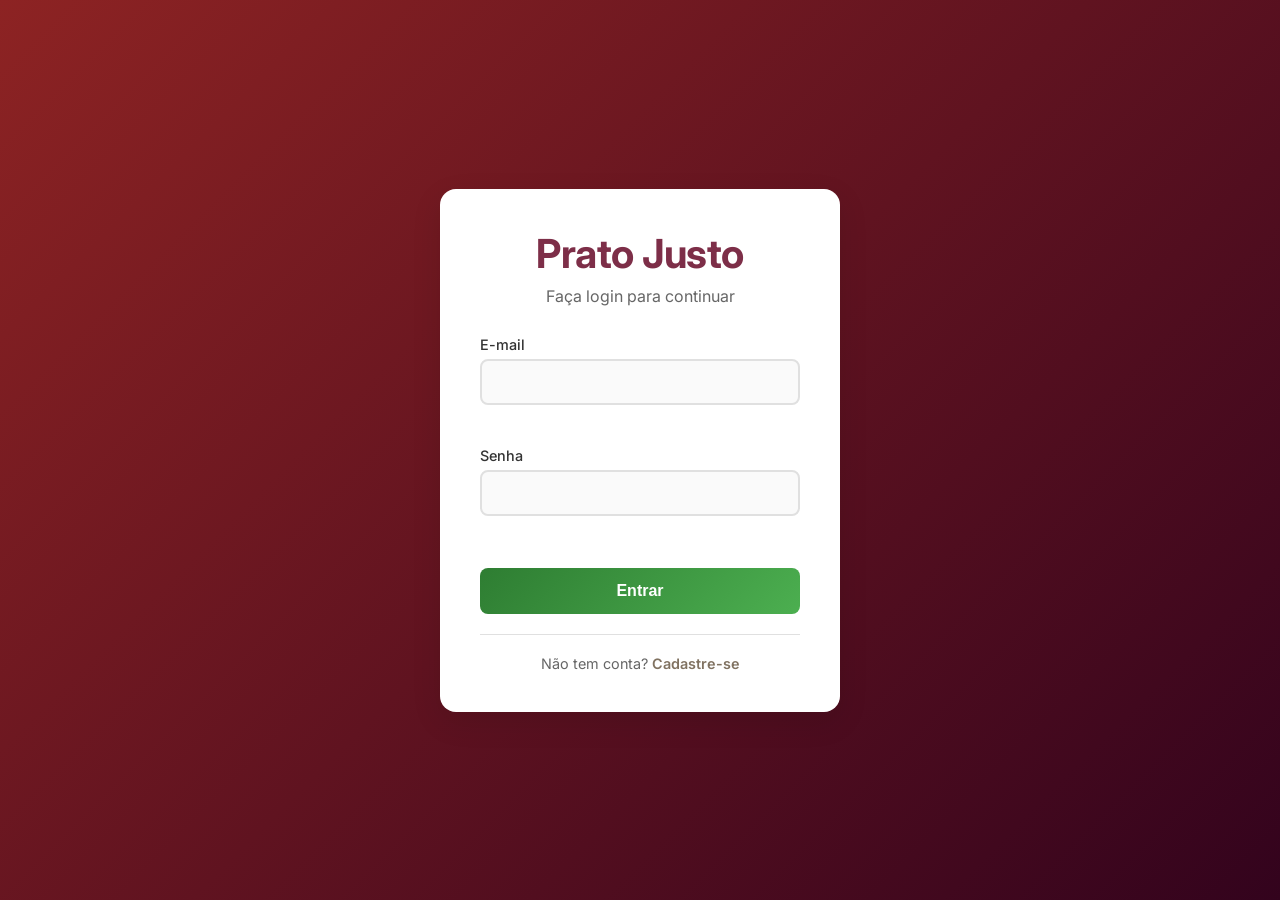
<file: index.html>
<!DOCTYPE html>
<html lang="pt-BR">
<head>
    <meta charset="UTF-8">
    <meta name="viewport" content="width=device-width, initial-scale=1.0">
    <title>Prato Justo - Login</title>
    <link rel="stylesheet" href="login.css">
    <link href="https://fonts.googleapis.com/css2?family=Inter:wght@300;400;500;600;700&display=swap" rel="stylesheet">
</head>
<body>
    <div class="container">
        <div class="login-card">
            <!-- Cabeçalho do card -->
            <div class="card-header">
                <h1 class="logo">Prato Justo</h1>
                <p class="subtitle">Faça login para continuar</p>
            </div>

            <!-- Formulário de login -->
            <form class="login-form" id="loginForm">
                <div class="form-group">
                    <label for="email">E-mail</label>
                    <input type="email" id="email" name="email" required>
                    <span class="error-message" id="emailError"></span>
                </div>

                <div class="form-group">
                    <label for="password">Senha</label>
                    <input type="password" id="password" name="password" required>
                    <span class="error-message" id="passwordError"></span>
                </div>

                <button type="submit" class="btn-primary">Entrar</button>
            </form>

            <!-- Link para cadastro -->
            <div class="form-footer">
                <p>Não tem conta? <a href="cadastro.html" class="link">Cadastre-se</a></p>
            </div>
        </div>
    </div>

    <script src="login.js"></script>
</body>
</html>
</file>
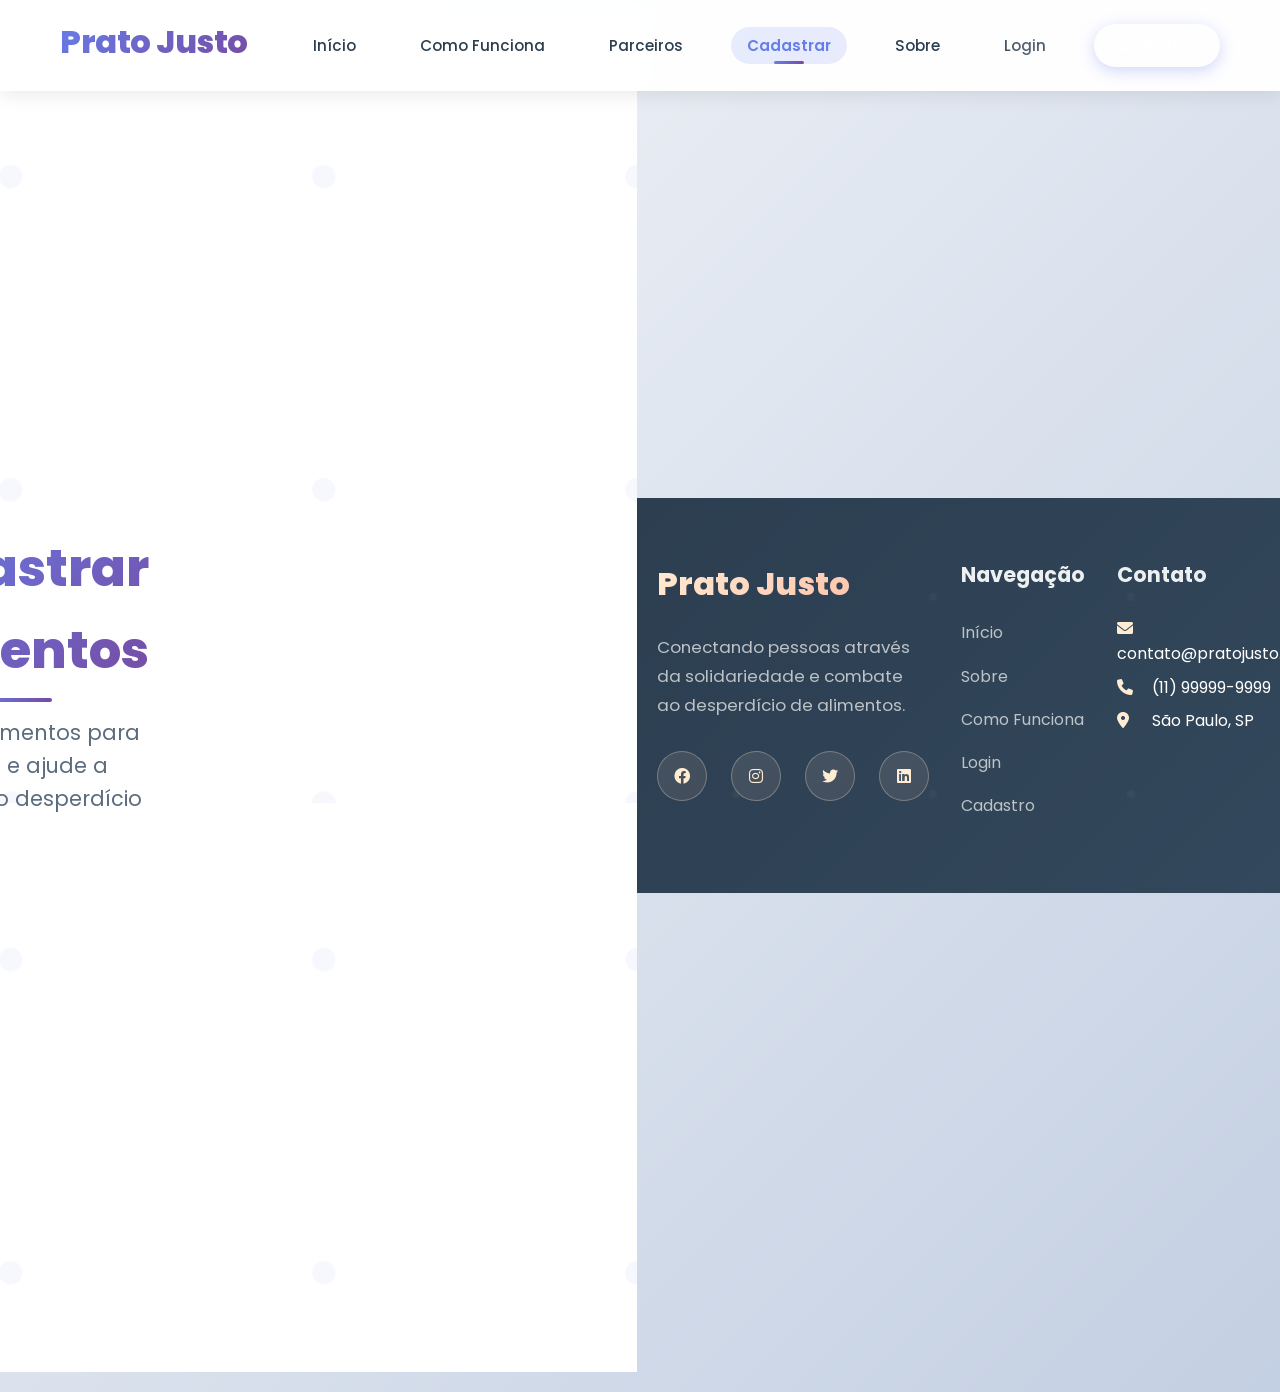
<file: cadastrar-alimentos.html>
<!DOCTYPE html>
<html lang="pt-BR">
<head>
    <meta charset="UTF-8">
    <meta name="viewport" content="width=device-width, initial-scale=1.0">
    <title>Prato Justo - Cadastrar Alimentos</title>
    <link rel="stylesheet" href="home.css">
    <link href="https://fonts.googleapis.com/css2?family=Poppins:wght@300;400;500;600;700;800&display=swap" rel="stylesheet">
    <link rel="stylesheet" href="https://cdnjs.cloudflare.com/ajax/libs/font-awesome/6.0.0/css/all.min.css">
</head>
<body>
    <header class="header">
        <div class="container">
            <div class="logo">
                <h1>Prato Justo</h1>
            </div>
            <nav class="nav">
                <ul class="nav-list">
                    <li><a href="home.html" class="nav-link">Início</a></li>
                    <li><a href="como-funciona.html" class="nav-link">Como Funciona</a></li>
                    <li><a href="parceiros.html" class="nav-link">Parceiros</a></li>
                    <li><a href="cadastrar-alimentos.html" class="nav-link active">Cadastrar</a></li>
                    <li><a href="sobre.html" class="nav-link">Sobre</a></li>
                    <li><a href="index.html" class="nav-link">Login</a></li>
                    <li><a href="cadastro.html" class="nav-link btn-nav">Cadastro</a></li>
                </ul>
                <button class="mobile-menu-toggle" id="mobileMenuToggle">
                    <span></span>
                    <span></span>
                    <span></span>
                </button>
            </nav>
        </div>
    </header>

    <section class="food-registration" id="cadastrar-alimentos">
        <div class="container">
            <div class="section-header">
                <h2 class="section-title">Cadastrar Alimentos</h2>
                <p class="section-subtitle">Registre alimentos para doação e ajude a combater o desperdício</p>
            </div>
            <div class="registration-content">
                <div class="registration-form-container" data-aos="fade-right">
                    <form class="food-registration-form" id="foodRegistrationForm">
                        <div class="form-group">
                            <label for="foodName">Nome do Alimento</label>
                            <input type="text" id="foodName" name="foodName" placeholder="Ex: Arroz, Feijão, Pão..." required>
                        </div>
                        <div class="form-group">
                            <label for="foodType">Tipo de Alimento</label>
                            <select id="foodType" name="foodType" required>
                                <option value="">Selecione o tipo</option>
                                <option value="perishable">Perecível (frutas, verduras, laticínios)</option>
                                <option value="non-perishable">Não Perecível (arroz, feijão, enlatados)</option>
                                <option value="prepared">Pronto para Consumo (refeições prontas)</option>
                                <option value="beverages">Bebidas</option>
                            </select>
                        </div>
                        <div class="form-group">
                            <label for="quantity">Quantidade</label>
                            <input type="text" id="quantity" name="quantity" placeholder="Ex: 5kg, 10 unidades, 2 litros..." required>
                        </div>
                        <div class="form-group">
                            <label for="expiryDate">Data de Validade</label>
                            <input type="date" id="expiryDate" name="expiryDate" required>
                        </div>
                        <div class="form-group">
                            <label for="description">Descrição</label>
                            <textarea id="description" name="description" placeholder="Descreva o alimento, condições de armazenamento, etc." rows="3"></textarea>
                        </div>
                        <div class="location-section">
                            <h4>Localização</h4>
                            <div class="location-controls">
                                <button type="button" id="getLocationBtn" class="btn-location">
                                    <i class="fas fa-map-marker-alt"></i>
                                    Usar Minha Localização
                                </button>
                                <span class="location-status" id="locationStatus">Localização não detectada</span>
                            </div>
                            <div class="location-inputs">
                                <div class="form-group">
                                    <label for="address">Endereço</label>
                                    <input type="text" id="address" name="address" placeholder="Rua, número, bairro..." required>
                                </div>
                                <div class="form-group">
                                    <label for="city">Cidade</label>
                                    <input type="text" id="city" name="city" placeholder="São Paulo" required>
                                </div>
                            </div>
                        </div>
                        <button type="submit" class="btn-primary btn-submit">
                            <i class="fas fa-plus"></i>
                            Cadastrar Alimento
                        </button>
                    </form>
                </div>
                <div class="registration-info" data-aos="fade-left">
                    <div class="info-card">
                        <h3>Como Funciona o Cadastro</h3>
                        <div class="info-steps">
                            <div class="info-step">
                                <div class="step-number">1</div>
                                <div class="step-content">
                                    <h4>Preencha os Dados</h4>
                                    <p>Informe o tipo, quantidade e validade do alimento</p>
                                </div>
                            </div>
                            <div class="info-step">
                                <div class="step-number">2</div>
                                <div class="step-content">
                                    <h4>Defina a Localização</h4>
                                    <p>Use a geolocalização ou informe o endereço</p>
                                </div>
                            </div>
                            <div class="info-step">
                                <div class="step-number">3</div>
                                <div class="step-content">
                                    <h4>Publique a Doação</h4>
                                    <p>Seu alimento aparecerá para pessoas próximas</p>
                                </div>
                            </div>
                        </div>
                    </div>
                    <div class="map-preview">
                        <div class="map-placeholder">
                            <i class="fas fa-map"></i>
                            <p>Visualização do Mapa</p>
                            <small>Localização será exibida aqui</small>
                        </div>
                    </div>
                </div>
            </div>
        </div>
    </section>

    <footer class="footer">
        <div class="container">
            <div class="footer-content">
                <div class="footer-section">
                    <h3 class="footer-title">Prato Justo</h3>
                    <p class="footer-description">Conectando pessoas através da solidariedade e combate ao desperdício de alimentos.</p>
                    <div class="social-links">
                        <a href="#" class="social-link"><i class="fab fa-facebook"></i></a>
                        <a href="#" class="social-link"><i class="fab fa-instagram"></i></a>
                        <a href="#" class="social-link"><i class="fab fa-twitter"></i></a>
                        <a href="#" class="social-link"><i class="fab fa-linkedin"></i></a>
                    </div>
                </div>
                <div class="footer-section">
                    <h4 class="footer-subtitle">Navegação</h4>
                    <ul class="footer-links">
                        <li><a href="home.html">Início</a></li>
                        <li><a href="sobre.html">Sobre</a></li>
                        <li><a href="como-funciona.html">Como Funciona</a></li>
                        <li><a href="index.html">Login</a></li>
                        <li><a href="cadastro.html">Cadastro</a></li>
                    </ul>
                </div>
                <div class="footer-section">
                    <h4 class="footer-subtitle">Contato</h4>
                    <ul class="footer-links">
                        <li><i class="fas fa-envelope"></i> contato@pratojusto.com</li>
                        <li><i class="fas fa-phone"></i> (11) 99999-9999</li>
                        <li><i class="fas fa-map-marker-alt"></i> São Paulo, SP</li>
                    </ul>
                </div>
            </div>
            <div class="footer-bottom">
                <p>&copy; 2025 Prato Justo. Todos os direitos reservados.</p>
            </div>
        </div>
    </footer>

    <script src="home.js"></script>
</body>
</html>
</file>
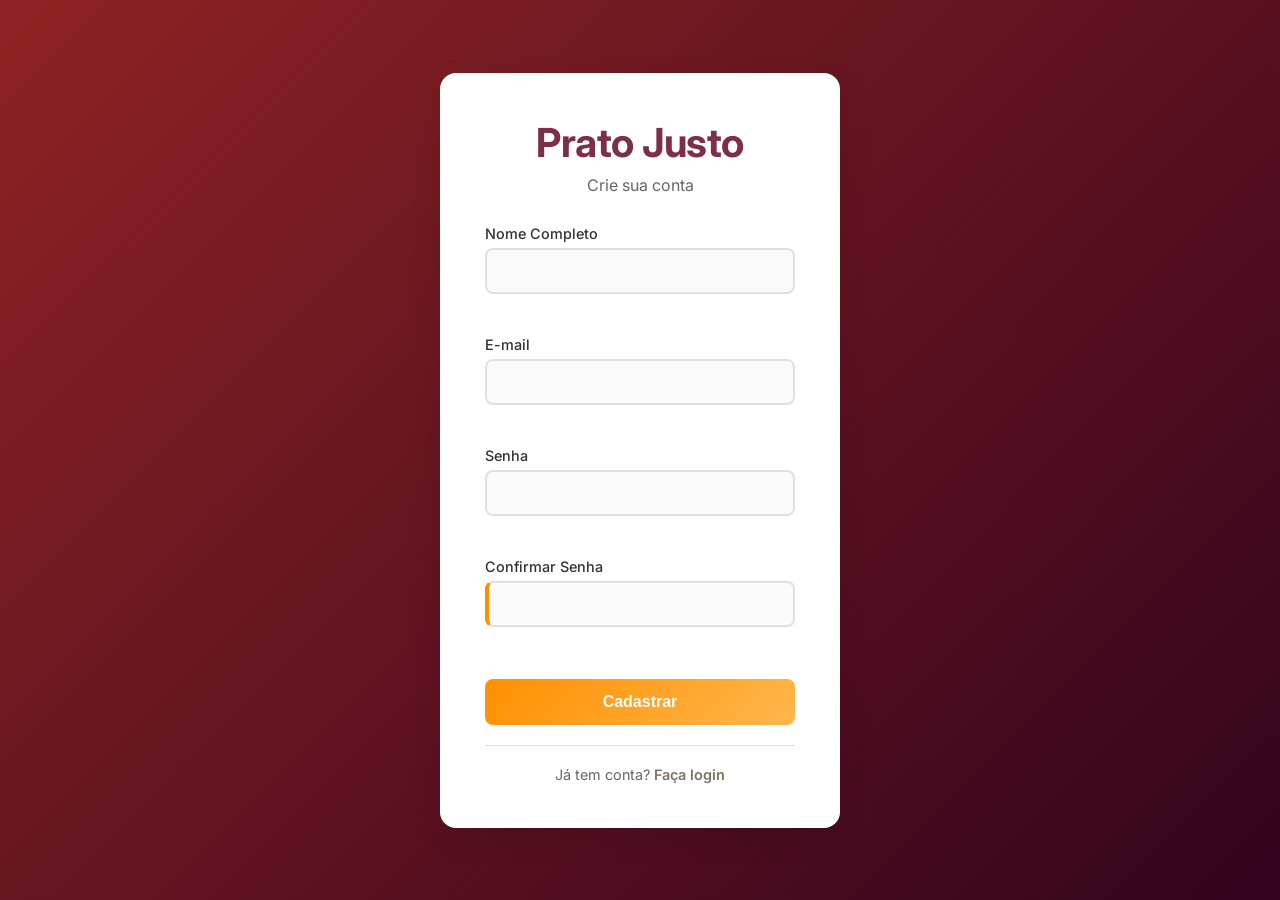
<file: cadastro.html>
<!DOCTYPE html>
<html lang="pt-BR">
<head>
    <meta charset="UTF-8">
    <meta name="viewport" content="width=device-width, initial-scale=1.0">
    <title>Prato Justo - Cadastro</title>
    <link rel="stylesheet" href="cadastro.css">
    <link href="https://fonts.googleapis.com/css2?family=Inter:wght@300;400;500;600;700&display=swap" rel="stylesheet">
</head>
<body>
    <div class="container">
        <div class="login-card">
            <!-- Cabeçalho do card -->
            <div class="card-header">
                <h1 class="logo">Prato Justo</h1>
                <p class="subtitle">Crie sua conta</p>
            </div>

            <!-- Formulário de cadastro -->
            <form class="login-form" id="cadastroForm">
                <div class="form-group">
                    <label for="nome">Nome Completo</label>
                    <input type="text" id="nome" name="nome" required>
                    <span class="error-message" id="nomeError"></span>
                </div>

                <div class="form-group">
                    <label for="email">E-mail</label>
                    <input type="email" id="email" name="email" required>
                    <span class="error-message" id="emailError"></span>
                </div>

                <div class="form-group">
                    <label for="password">Senha</label>
                    <input type="password" id="password" name="password" required>
                    <span class="error-message" id="passwordError"></span>
                </div>

                <div class="form-group">
                    <label for="confirmPassword">Confirmar Senha</label>
                    <input type="password" id="confirmPassword" name="confirmPassword" required>
                    <span class="error-message" id="confirmPasswordError"></span>
                </div>

                <button type="submit" class="btn-primary">Cadastrar</button>
            </form>

            <!-- Link para login -->
            <div class="form-footer">
                <p>Já tem conta? <a href="index.html" class="link">Faça login</a></p>
            </div>
        </div>
    </div>

    <script src="cadastro.js"></script>
</body>
</html>
</file>
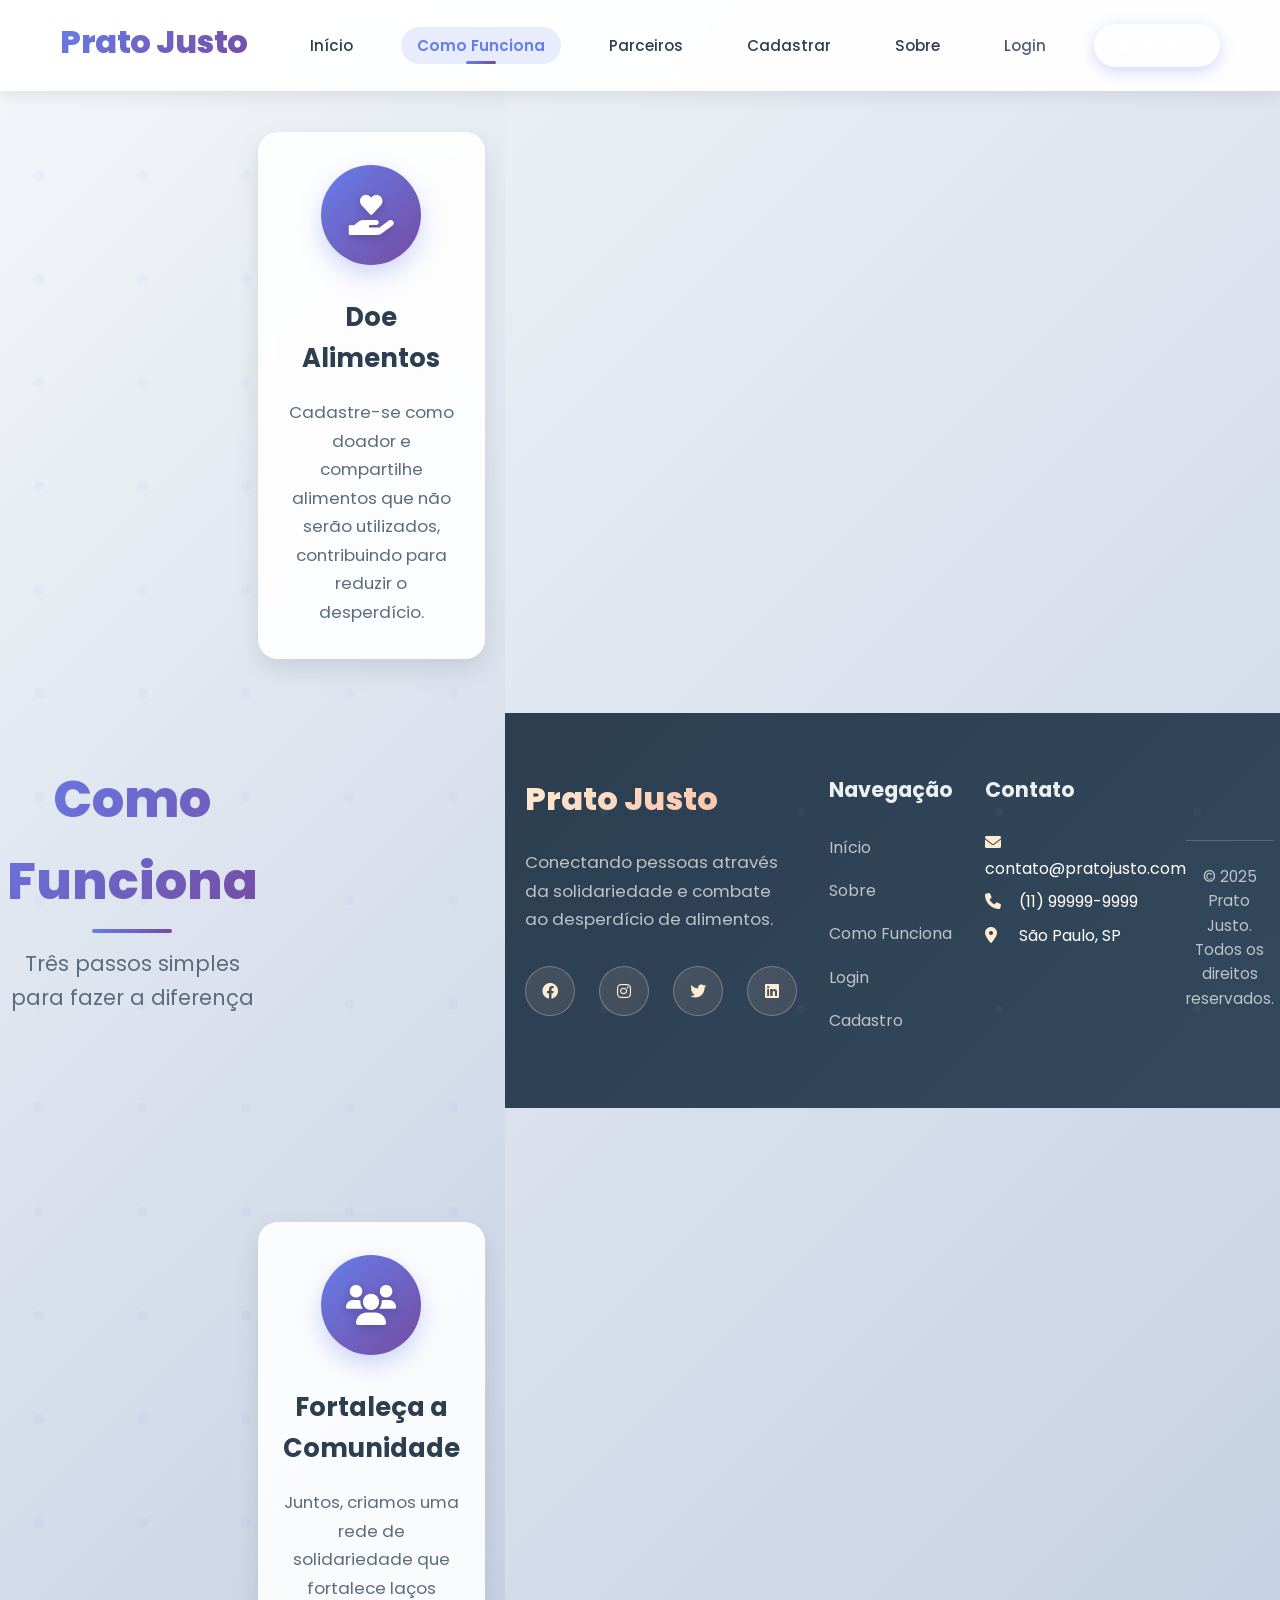
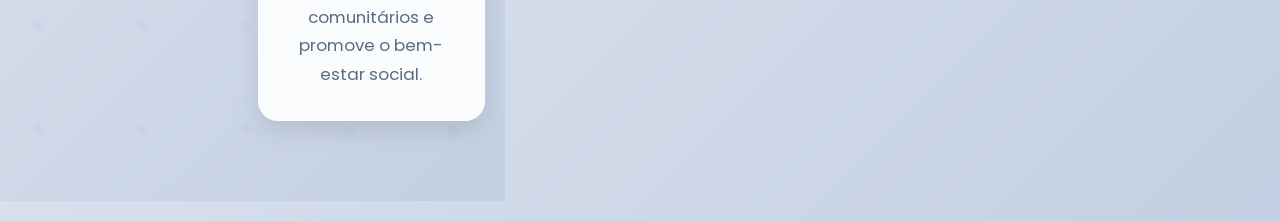
<file: como-funciona.html>
<!DOCTYPE html>
<html lang="pt-BR">
<head>
    <meta charset="UTF-8">
    <meta name="viewport" content="width=device-width, initial-scale=1.0">
    <title>Prato Justo - Como Funciona</title>
    <link rel="stylesheet" href="home.css">
    <link href="https://fonts.googleapis.com/css2?family=Poppins:wght@300;400;500;600;700;800&display=swap" rel="stylesheet">
    <link rel="stylesheet" href="https://cdnjs.cloudflare.com/ajax/libs/font-awesome/6.0.0/css/all.min.css">
</head>
<body>
    <header class="header">
        <div class="container">
            <div class="logo">
                <h1>Prato Justo</h1>
            </div>
            <nav class="nav">
                <ul class="nav-list">
                    <li><a href="home.html" class="nav-link">Início</a></li>
                    <li><a href="como-funciona.html" class="nav-link active">Como Funciona</a></li>
                    <li><a href="parceiros.html" class="nav-link">Parceiros</a></li>
                    <li><a href="cadastrar-alimentos.html" class="nav-link">Cadastrar</a></li>
                    <li><a href="sobre.html" class="nav-link">Sobre</a></li>
                    <li><a href="index.html" class="nav-link">Login</a></li>
                    <li><a href="cadastro.html" class="nav-link btn-nav">Cadastro</a></li>
                </ul>
                <button class="mobile-menu-toggle" id="mobileMenuToggle">
                    <span></span>
                    <span></span>
                    <span></span>
                </button>
            </nav>
        </div>
    </header>

    <section class="how-it-works" id="como-funciona">
        <div class="container">
            <div class="section-header">
                <h2 class="section-title">Como Funciona</h2>
                <p class="section-subtitle">Três passos simples para fazer a diferença</p>
            </div>
            <div class="steps-grid">
                <div class="step-card" data-aos="fade-up" data-aos-delay="100">
                    <div class="step-icon">
                        <i class="fas fa-hand-holding-heart"></i>
                    </div>
                    <h3 class="step-title">Doe Alimentos</h3>
                    <p class="step-description">Cadastre-se como doador e compartilhe alimentos que não serão utilizados, contribuindo para reduzir o desperdício.</p>
                </div>
                <div class="step-card" data-aos="fade-up" data-aos-delay="200">
                    <div class="step-icon">
                        <i class="fas fa-utensils"></i>
                    </div>
                    <h3 class="step-title">Receba Ajuda</h3>
                    <p class="step-description">Se você precisa de alimentos, cadastre-se como receptor e receba doações de forma segura e organizada.</p>
                </div>
                <div class="step-card" data-aos="fade-up" data-aos-delay="300">
                    <div class="step-icon">
                        <i class="fas fa-users"></i>
                    </div>
                    <h3 class="step-title">Fortaleça a Comunidade</h3>
                    <p class="step-description">Juntos, criamos uma rede de solidariedade que fortalece laços comunitários e promove o bem-estar social.</p>
                </div>
            </div>
        </div>
    </section>

    <footer class="footer">
        <div class="container">
            <div class="footer-content">
                <div class="footer-section">
                    <h3 class="footer-title">Prato Justo</h3>
                    <p class="footer-description">Conectando pessoas através da solidariedade e combate ao desperdício de alimentos.</p>
                    <div class="social-links">
                        <a href="#" class="social-link"><i class="fab fa-facebook"></i></a>
                        <a href="#" class="social-link"><i class="fab fa-instagram"></i></a>
                        <a href="#" class="social-link"><i class="fab fa-twitter"></i></a>
                        <a href="#" class="social-link"><i class="fab fa-linkedin"></i></a>
                    </div>
                </div>
                <div class="footer-section">
                    <h4 class="footer-subtitle">Navegação</h4>
                    <ul class="footer-links">
                        <li><a href="home.html">Início</a></li>
                        <li><a href="sobre.html">Sobre</a></li>
                        <li><a href="como-funciona.html">Como Funciona</a></li>
                        <li><a href="index.html">Login</a></li>
                        <li><a href="cadastro.html">Cadastro</a></li>
                    </ul>
                </div>
                <div class="footer-section">
                    <h4 class="footer-subtitle">Contato</h4>
                    <ul class="footer-links">
                        <li><i class="fas fa-envelope"></i> contato@pratojusto.com</li>
                        <li><i class="fas fa-phone"></i> (11) 99999-9999</li>
                        <li><i class="fas fa-map-marker-alt"></i> São Paulo, SP</li>
                    </ul>
                </div>
            </div>
            <div class="footer-bottom">
                <p>&copy; 2025 Prato Justo. Todos os direitos reservados.</p>
            </div>
        </div>
    </footer>

    <script src="home.js"></script>
</body>
</html>
</file>
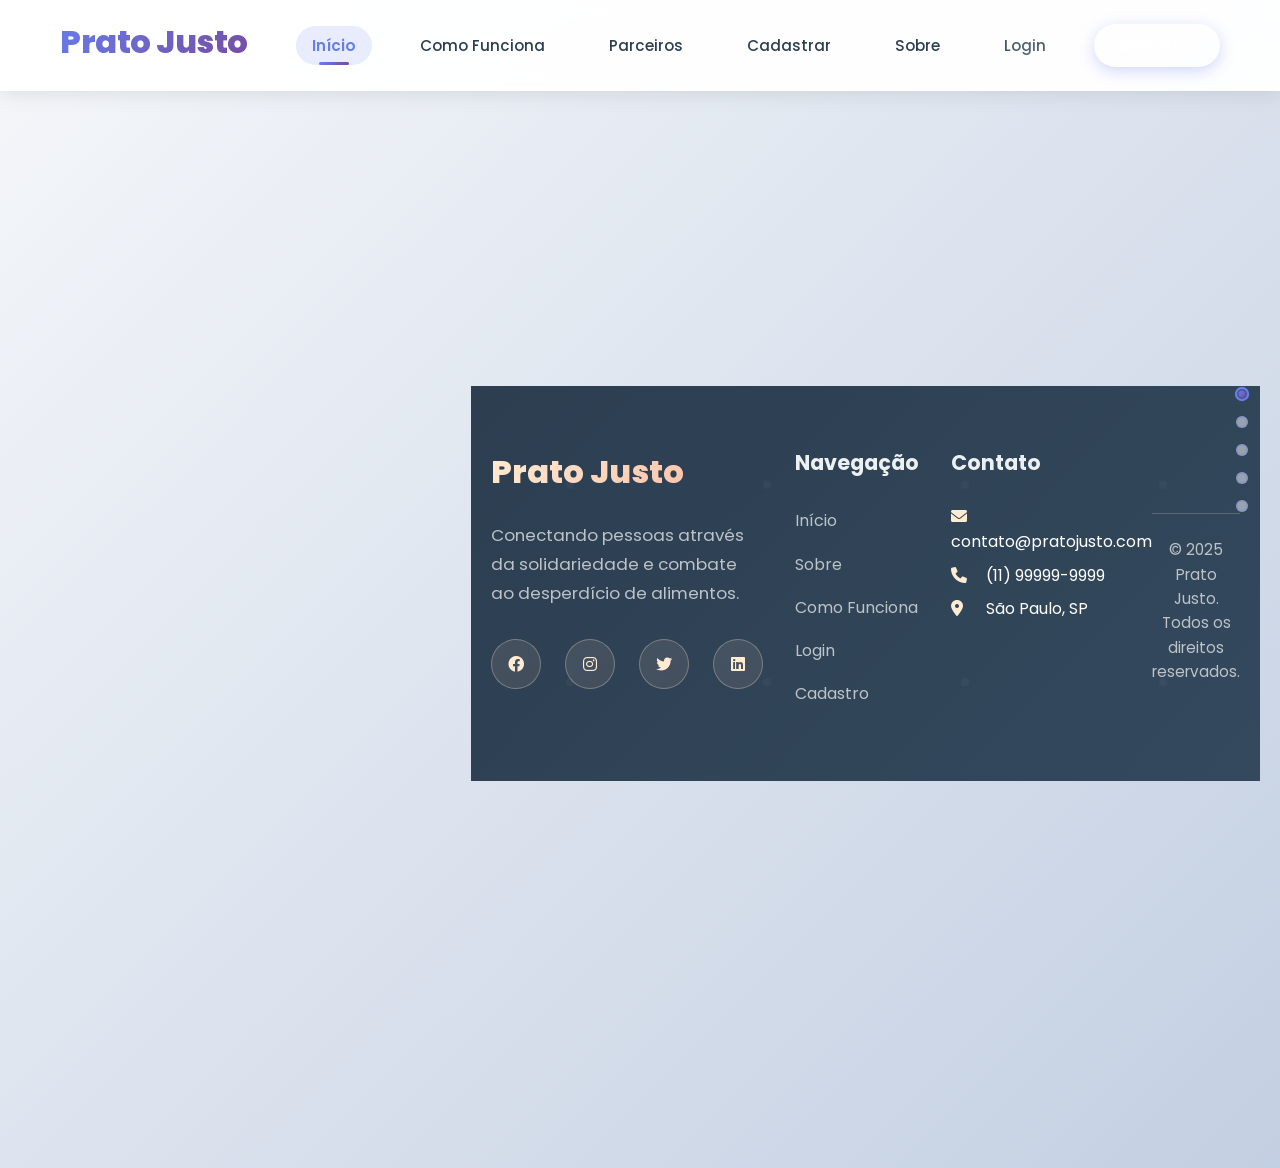
<file: home.html>
<!DOCTYPE html>
<html lang="pt-BR">
<head>
    <meta charset="UTF-8">
    <meta name="viewport" content="width=device-width, initial-scale=1.0">
    <title>Prato Justo - Compartilhe Solidariedade</title>
    <link rel="stylesheet" href="home.css">
    <link href="https://fonts.googleapis.com/css2?family=Poppins:wght@300;400;500;600;700;800&display=swap" rel="stylesheet">
    <link rel="stylesheet" href="https://cdnjs.cloudflare.com/ajax/libs/font-awesome/6.0.0/css/all.min.css">
</head>
<body>
    <!-- Cabeçalho fixo -->
    <header class="header">
        <div class="container">
            <!-- Logo do Prato Justo -->
            <div class="logo">
                <h1>Prato Justo</h1>
            </div>
            
            <!-- Menu de navegação -->
            <nav class="nav">
                <ul class="nav-list">
                    <li><button class="nav-link active" data-navigate="inicio">Início</button></li>
                    <li><button class="nav-link" data-navigate="como-funciona">Como Funciona</button></li>
                    <li><button class="nav-link" data-navigate="parceiros">Parceiros</button></li>
                    <li><button class="nav-link" data-navigate="cadastrar-alimentos">Cadastrar</button></li>
                    <li><button class="nav-link" data-navigate="sobre">Sobre</button></li>
                    <li><a href="index.html" class="nav-link">Login</a></li>
                    <li><a href="cadastro.html" class="nav-link btn-nav">Cadastro</a></li>
                </ul>
                
                <!-- Menu mobile -->
                <button class="mobile-menu-toggle" id="mobileMenuToggle">
                    <span></span>
                    <span></span>
                    <span></span>
                </button>
            </nav>
        </div>
    </header>

    <!-- Indicador de telas -->
    <div class="screen-indicator">
        <div class="indicator-dot active" data-screen="inicio"></div>
        <div class="indicator-dot" data-screen="como-funciona"></div>
        <div class="indicator-dot" data-screen="parceiros"></div>
        <div class="indicator-dot" data-screen="cadastrar-alimentos"></div>
        <div class="indicator-dot" data-screen="sobre"></div>
    </div>

    <!-- Conteúdo principal com sistema de telas -->
    <main class="main-content">
        <!-- Tela 1: Início -->
        <section class="screen hero" id="inicio" data-screen="inicio">
            <div class="container">
                <div class="hero-content">
                    <div class="hero-text">
                        <h1 class="hero-title">
                            Prato Justo – 
                            <span class="highlight">Compartilhe Solidariedade</span>
                        </h1>
                        <p class="hero-subtitle">
                            Conectamos doadores e receptores de alimentos para reduzir o desperdício e fortalecer comunidades.
                        </p>
                        <div class="hero-buttons">
                            <a href="cadastro.html" class="btn-primary">Começar Agora</a>
                            <button class="btn-secondary" data-navigate="como-funciona">Como Funciona</button>
                        </div>
                    </div>
                    <div class="hero-image">
                        <div class="image-placeholder">
                            <i class="fas fa-heart"></i>
                            <i class="fas fa-apple-alt"></i>
                            <i class="fas fa-users"></i>
                        </div>
                    </div>
                </div>
            </div>
        </section>

        <!-- Tela 2: Como Funciona -->
        <section class="screen how-it-works" id="como-funciona" data-screen="como-funciona">
            <div class="container">
                <div class="section-header">
                    <h2 class="section-title">Como Funciona</h2>
                    <p class="section-subtitle">Três passos simples para fazer a diferença</p>
                </div>
                
                <div class="steps-grid">
                    <!-- Card 1: Doe Alimentos -->
                    <div class="step-card" data-aos="fade-up" data-aos-delay="100">
                        <div class="step-icon">
                            <i class="fas fa-hand-holding-heart"></i>
                        </div>
                        <h3 class="step-title">Doe Alimentos</h3>
                        <p class="step-description">
                            Cadastre-se como doador e compartilhe alimentos que não serão utilizados, 
                            contribuindo para reduzir o desperdício.
                        </p>
                    </div>

                    <!-- Card 2: Receba Ajuda -->
                    <div class="step-card" data-aos="fade-up" data-aos-delay="200">
                        <div class="step-icon">
                            <i class="fas fa-utensils"></i>
                        </div>
                        <h3 class="step-title">Receba Ajuda</h3>
                        <p class="step-description">
                            Se você precisa de alimentos, cadastre-se como receptor e receba 
                            doações de forma segura e organizada.
                        </p>
                    </div>

                    <!-- Card 3: Fortaleça a Comunidade -->
                    <div class="step-card" data-aos="fade-up" data-aos-delay="300">
                        <div class="step-icon">
                            <i class="fas fa-users"></i>
                        </div>
                        <h3 class="step-title">Fortaleça a Comunidade</h3>
                        <p class="step-description">
                            Juntos, criamos uma rede de solidariedade que fortalece laços 
                            comunitários e promove o bem-estar social.
                        </p>
                    </div>
                </div>
                
                <div class="screen-navigation">
                    <button class="nav-btn prev" data-navigate="inicio">
                        <i class="fas fa-chevron-left"></i> Início
                    </button>
                    <button class="nav-btn next" data-navigate="parceiros">
                        Parceiros <i class="fas fa-chevron-right"></i>
                    </button>
                </div>
            </div>
        </section>

        <!-- Tela 3: Restaurantes Parceiros -->
        <section class="screen partners" id="parceiros" data-screen="parceiros">
            <div class="container">
                <div class="section-header">
                    <h2 class="section-title">Restaurantes Parceiros</h2>
                    <p class="section-subtitle">Conheça os estabelecimentos que fazem parte da nossa rede de solidariedade</p>
                </div>
                
                <div class="partners-grid">
                    <div class="partner-card" data-aos="fade-up" data-aos-delay="100">
                        <div class="partner-logo">
                            <i class="fas fa-utensils"></i>
                        </div>
                        <h3 class="partner-name">Restaurante Sabor & Vida</h3>
                        <p class="partner-description">Especializado em pratos saudáveis, doa refeições balanceadas diariamente.</p>
                        <div class="partner-stats">
                            <span class="stat"><i class="fas fa-heart"></i> 150+ doações</span>
                            <span class="stat"><i class="fas fa-star"></i> 4.9 avaliação</span>
                        </div>
                        <div class="partner-location">
                            <i class="fas fa-map-marker-alt"></i>
                            <span>Centro, São Paulo - SP</span>
                        </div>
                    </div>

                    <div class="partner-card" data-aos="fade-up" data-aos-delay="200">
                        <div class="partner-logo">
                            <i class="fas fa-pizza-slice"></i>
                        </div>
                        <h3 class="partner-name">Pizzaria Família</h3>
                        <p class="partner-description">Pizzas artesanais e massas frescas, contribuindo com refeições quentinhas.</p>
                        <div class="partner-stats">
                            <span class="stat"><i class="fas fa-heart"></i> 200+ doações</span>
                            <span class="stat"><i class="fas fa-star"></i> 4.8 avaliação</span>
                        </div>
                        <div class="partner-location">
                            <i class="fas fa-map-marker-alt"></i>
                            <span>Vila Madalena, São Paulo - SP</span>
                        </div>
                    </div>

                    <div class="partner-card" data-aos="fade-up" data-aos-delay="300">
                        <div class="partner-logo">
                            <i class="fas fa-hamburger"></i>
                        </div>
                        <h3 class="partner-name">Burger Solidário</h3>
                        <p class="partner-description">Hambúrgueres gourmet e lanches, sempre com ingredientes frescos.</p>
                        <div class="partner-stats">
                            <span class="stat"><i class="fas fa-heart"></i> 180+ doações</span>
                            <span class="stat"><i class="fas fa-star"></i> 4.7 avaliação</span>
                        </div>
                        <div class="partner-location">
                            <i class="fas fa-map-marker-alt"></i>
                            <span>Pinheiros, São Paulo - SP</span>
                        </div>
                    </div>

                    <div class="partner-card" data-aos="fade-up" data-aos-delay="400">
                        <div class="partner-logo">
                            <i class="fas fa-coffee"></i>
                        </div>
                        <h3 class="partner-name">Café da Manhã</h3>
                        <p class="partner-description">Cafés especiais e pães artesanais, doando café da manhã completo.</p>
                        <div class="partner-stats">
                            <span class="stat"><i class="fas fa-heart"></i> 120+ doações</span>
                            <span class="stat"><i class="fas fa-star"></i> 4.9 avaliação</span>
                        </div>
                        <div class="partner-location">
                            <i class="fas fa-map-marker-alt"></i>
                            <span>Jardins, São Paulo - SP</span>
                        </div>
                    </div>
                </div>

                <div class="partners-cta">
                    <h3>Seja um Restaurante Parceiro</h3>
                    <p>Junte-se à nossa rede e faça a diferença na vida de muitas pessoas</p>
                    <a href="cadastro.html" class="btn-primary">Quero Ser Parceiro</a>
                </div>
                
                <div class="screen-navigation">
                    <button class="nav-btn prev" data-navigate="como-funciona">
                        <i class="fas fa-chevron-left"></i> Como Funciona
                    </button>
                    <button class="nav-btn next" data-navigate="cadastrar-alimentos">
                        Cadastrar <i class="fas fa-chevron-right"></i>
                    </button>
                </div>
            </div>
        </section>

        <!-- Tela 4: Cadastrar Alimentos -->
        <section class="screen food-registration" id="cadastrar-alimentos" data-screen="cadastrar-alimentos">
            <div class="container">
                <div class="section-header">
                    <h2 class="section-title">Cadastrar Alimentos</h2>
                    <p class="section-subtitle">Registre alimentos para doação e ajude a combater o desperdício</p>
                </div>
                
                <div class="registration-content">
                    <div class="registration-form-container" data-aos="fade-right">
                        <form class="food-registration-form" id="foodRegistrationForm">
                            <div class="form-group">
                                <label for="foodName">Nome do Alimento</label>
                                <input type="text" id="foodName" name="foodName" placeholder="Ex: Arroz, Feijão, Pão..." required>
                            </div>

                            <div class="form-group">
                                <label for="foodType">Tipo de Alimento</label>
                                <select id="foodType" name="foodType" required>
                                    <option value="">Selecione o tipo</option>
                                    <option value="perishable">Perecível (frutas, verduras, laticínios)</option>
                                    <option value="non-perishable">Não Perecível (arroz, feijão, enlatados)</option>
                                    <option value="prepared">Pronto para Consumo (refeições prontas)</option>
                                    <option value="beverages">Bebidas</option>
                                </select>
                            </div>

                            <div class="form-group">
                                <label for="quantity">Quantidade</label>
                                <input type="text" id="quantity" name="quantity" placeholder="Ex: 5kg, 10 unidades, 2 litros..." required>
                            </div>

                            <div class="form-group">
                                <label for="expiryDate">Data de Validade</label>
                                <input type="date" id="expiryDate" name="expiryDate" required>
                            </div>

                            <div class="form-group">
                                <label for="description">Descrição</label>
                                <textarea id="description" name="description" placeholder="Descreva o alimento, condições de armazenamento, etc." rows="3"></textarea>
                            </div>

                            <div class="location-section">
                                <h4>Localização</h4>
                                <div class="location-controls">
                                    <button type="button" id="getLocationBtn" class="btn-location">
                                        <i class="fas fa-map-marker-alt"></i>
                                        Usar Minha Localização
                                    </button>
                                    <span class="location-status" id="locationStatus">Localização não detectada</span>
                                </div>
                                <div class="location-inputs">
                                    <div class="form-group">
                                        <label for="address">Endereço</label>
                                        <input type="text" id="address" name="address" placeholder="Rua, número, bairro..." required>
                                    </div>
                                    <div class="form-group">
                                        <label for="city">Cidade</label>
                                        <input type="text" id="city" name="city" placeholder="São Paulo" required>
                                    </div>
                                </div>
                            </div>

                            <button type="submit" class="btn-primary btn-submit">
                                <i class="fas fa-plus"></i>
                                Cadastrar Alimento
                            </button>
                        </form>
                    </div>

                    <div class="registration-info" data-aos="fade-left">
                        <div class="info-card">
                            <h3>Como Funciona o Cadastro</h3>
                            <div class="info-steps">
                                <div class="info-step">
                                    <div class="step-number">1</div>
                                    <div class="step-content">
                                        <h4>Preencha os Dados</h4>
                                        <p>Informe o tipo, quantidade e validade do alimento</p>
                                    </div>
                                </div>
                                <div class="info-step">
                                    <div class="step-number">2</div>
                                    <div class="step-content">
                                        <h4>Defina a Localização</h4>
                                        <p>Use a geolocalização ou informe o endereço</p>
                                    </div>
                                </div>
                                <div class="info-step">
                                    <div class="step-number">3</div>
                                    <div class="step-content">
                                        <h4>Publique a Doação</h4>
                                        <p>Seu alimento aparecerá para pessoas próximas</p>
                                    </div>
                                </div>
                            </div>
                        </div>

                        <div class="map-preview">
                            <div class="map-placeholder">
                                <i class="fas fa-map"></i>
                                <p>Visualização do Mapa</p>
                                <small>Localização será exibida aqui</small>
                            </div>
                        </div>
                    </div>
                </div>
                
                <div class="screen-navigation">
                    <button class="nav-btn prev" data-navigate="parceiros">
                        <i class="fas fa-chevron-left"></i> Parceiros
                    </button>
                    <button class="nav-btn next" data-navigate="sobre">
                        Sobre <i class="fas fa-chevron-right"></i>
                    </button>
                </div>
            </div>
        </section>

        <!-- Tela 5: Sobre -->
        <section class="screen about" id="sobre" data-screen="sobre">
            <div class="container">
                <div class="about-content">
                    <div class="about-text" data-aos="fade-right">
                        <h2 class="section-title">Sobre o Prato Justo</h2>
                        <p class="about-description">
                            O Prato Justo nasceu da necessidade de combater o desperdício de alimentos 
                            e promover a solidariedade em nossa comunidade. Acreditamos que cada 
                            alimento tem valor e pode fazer a diferença na vida de alguém.
                        </p>
                        <p class="about-description">
                            Nossa plataforma conecta pessoas que têm alimentos para doar com aquelas 
                            que precisam de ajuda, criando uma rede de apoio mútuo que beneficia 
                            toda a comunidade.
                        </p>
                        <div class="stats">
                            <div class="stat-item">
                                <span class="stat-number">500+</span>
                                <span class="stat-label">Famílias Ajudadas</span>
                            </div>
                            <div class="stat-item">
                                <span class="stat-number">2.5T</span>
                                <span class="stat-label">Alimentos Doados</span>
                            </div>
                            <div class="stat-item">
                                <span class="stat-number">50+</span>
                                <span class="stat-label">Parceiros</span>
                            </div>
                        </div>
                    </div>
                    <div class="about-image" data-aos="fade-left">
                        <div class="image-placeholder">
                            <i class="fas fa-leaf"></i>
                            <i class="fas fa-seedling"></i>
                            <i class="fas fa-globe-americas"></i>
                        </div>
                    </div>
                </div>
                
                <div class="screen-navigation">
                    <button class="nav-btn prev" data-navigate="cadastrar-alimentos">
                        <i class="fas fa-chevron-left"></i> Cadastrar
                    </button>
                    <button class="nav-btn next" data-navigate="inicio">
                        Início <i class="fas fa-chevron-right"></i>
                    </button>
                </div>
            </div>
        </section>
    </main>

    <!-- Rodapé -->
    <footer class="footer">
        <div class="container">
            <div class="footer-content">
                <div class="footer-section">
                    <h3 class="footer-title">Prato Justo</h3>
                    <p class="footer-description">
                        Conectando pessoas através da solidariedade e combate ao desperdício de alimentos.
                    </p>
                    <div class="social-links">
                        <a href="#" class="social-link"><i class="fab fa-facebook"></i></a>
                        <a href="#" class="social-link"><i class="fab fa-instagram"></i></a>
                        <a href="#" class="social-link"><i class="fab fa-twitter"></i></a>
                        <a href="#" class="social-link"><i class="fab fa-linkedin"></i></a>
                    </div>
                </div>
                
                <div class="footer-section">
                    <h4 class="footer-subtitle">Navegação</h4>
                    <ul class="footer-links">
                        <li><a href="#inicio">Início</a></li>
                        <li><a href="#sobre">Sobre</a></li>
                        <li><a href="#como-funciona">Como Funciona</a></li>
                        <li><a href="index.html">Login</a></li>
                        <li><a href="cadastro.html">Cadastro</a></li>
                    </ul>
                </div>
                
                <div class="footer-section">
                    <h4 class="footer-subtitle">Contato</h4>
                    <ul class="footer-links">
                        <li><i class="fas fa-envelope"></i> contato@pratojusto.com</li>
                        <li><i class="fas fa-phone"></i> (11) 99999-9999</li>
                        <li><i class="fas fa-map-marker-alt"></i> São Paulo, SP</li>
                    </ul>
                </div>
            </div>
            
            <div class="footer-bottom">
                <p>&copy; 2025 Prato Justo. Todos os direitos reservados.</p>
            </div>
        </div>
    </footer>

    <script src="home.js"></script>
</body>
</html>
</file>
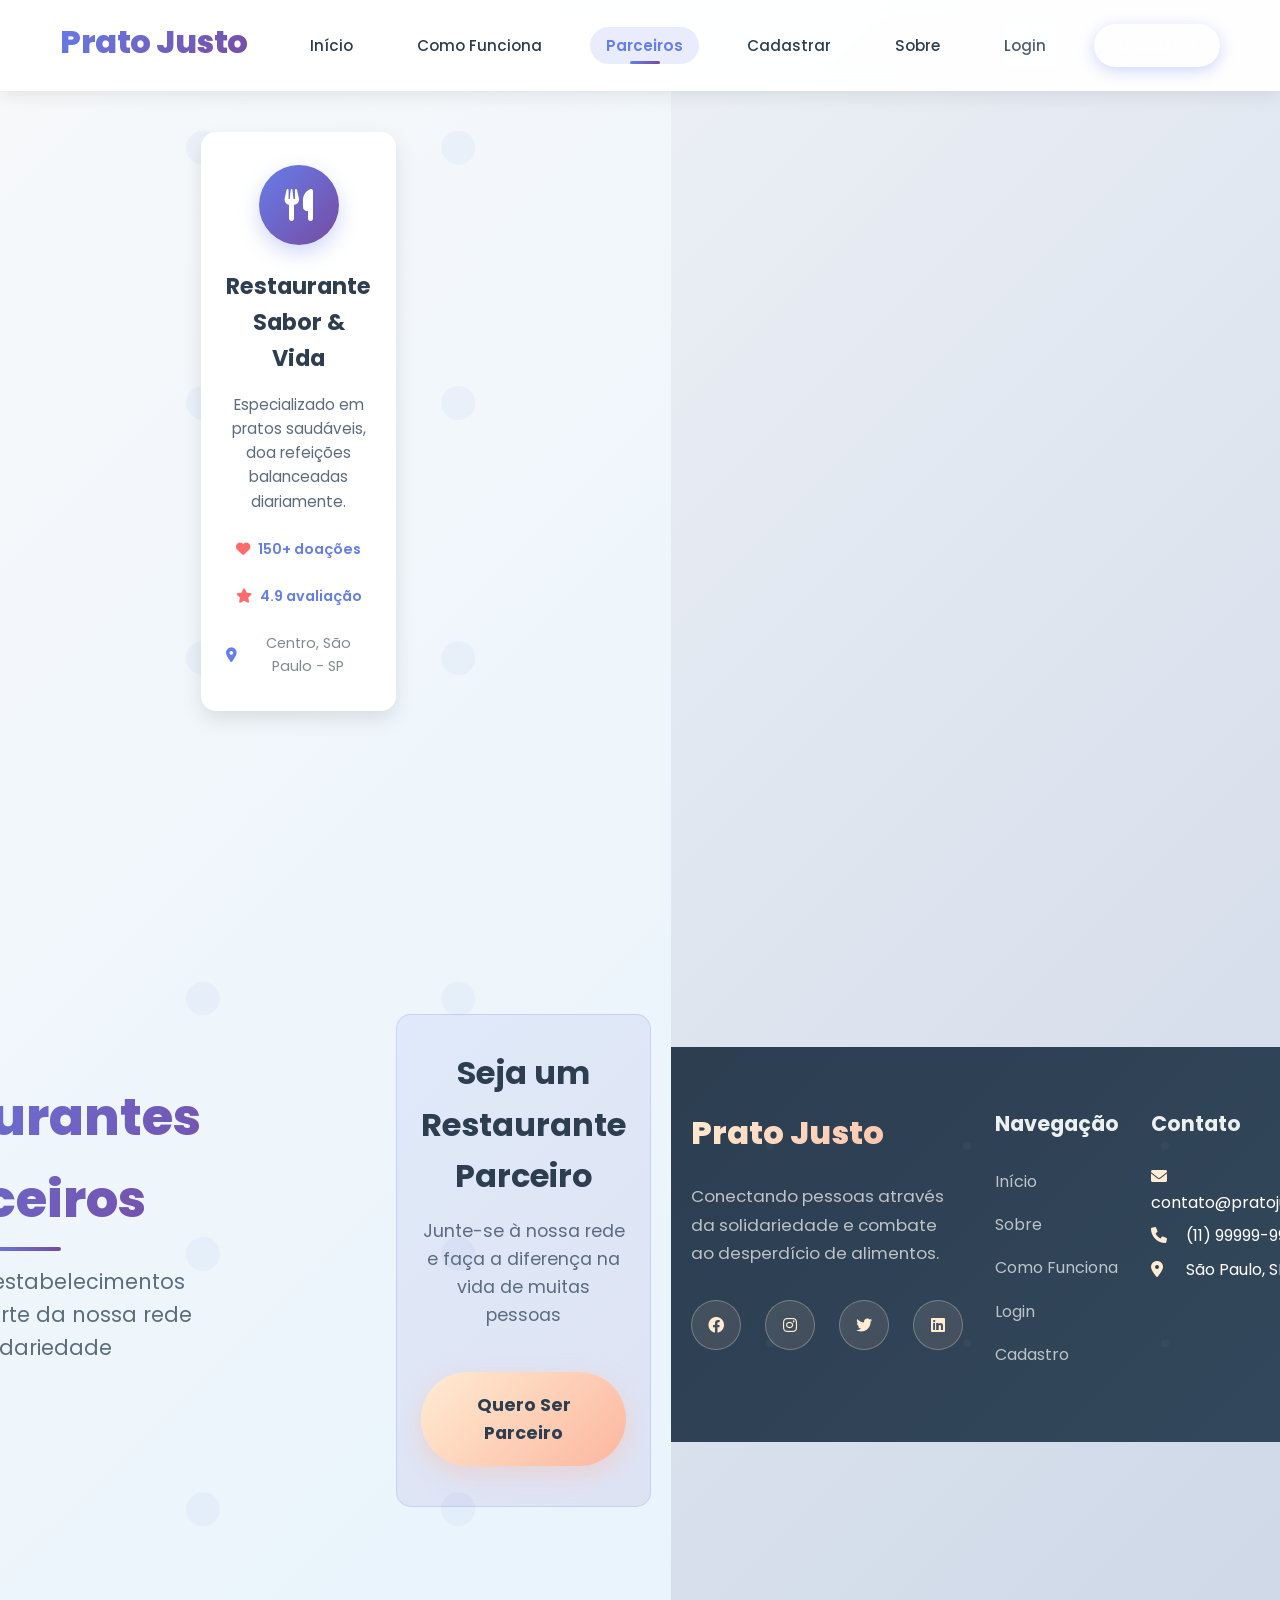
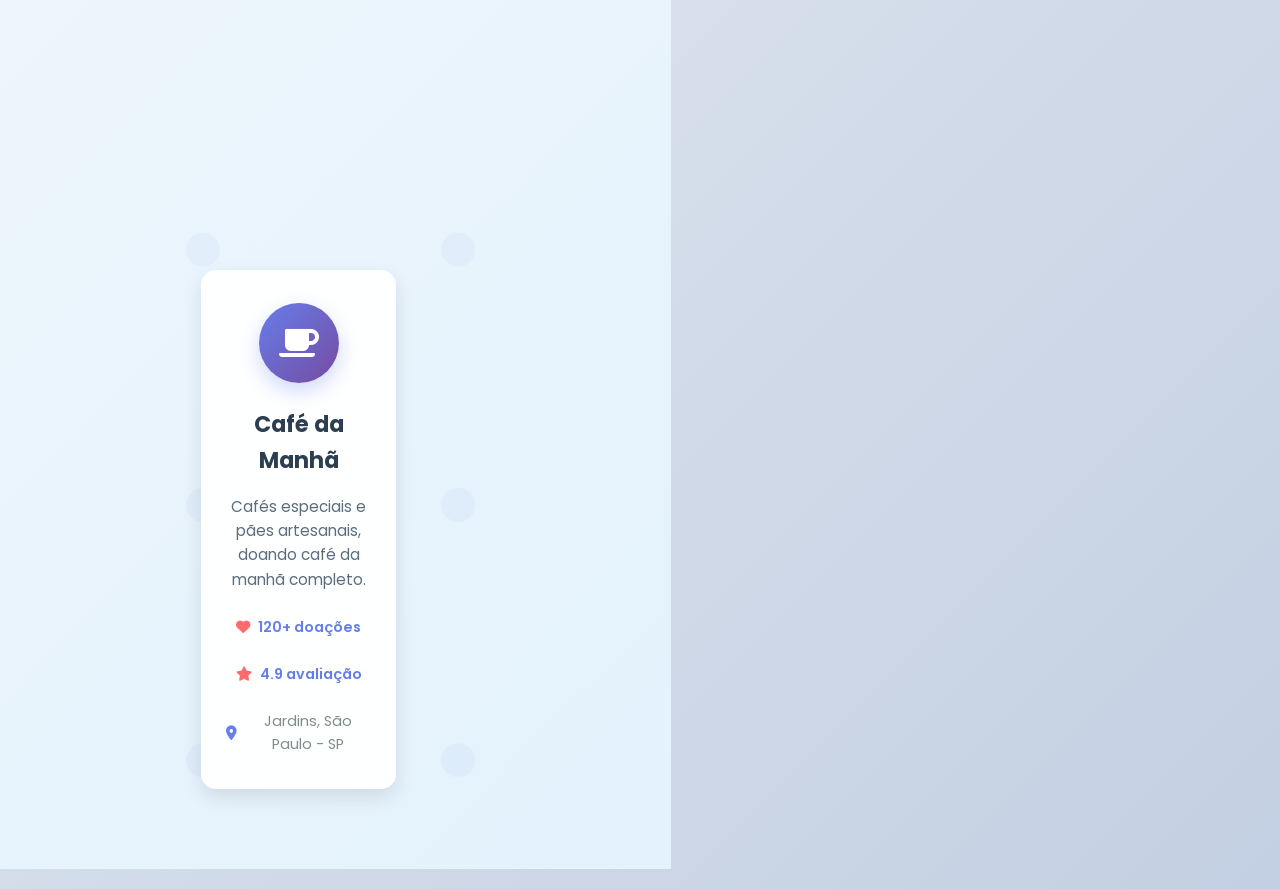
<file: parceiros.html>
<!DOCTYPE html>
<html lang="pt-BR">
<head>
    <meta charset="UTF-8">
    <meta name="viewport" content="width=device-width, initial-scale=1.0">
    <title>Prato Justo - Restaurantes Parceiros</title>
    <link rel="stylesheet" href="home.css">
    <link href="https://fonts.googleapis.com/css2?family=Poppins:wght@300;400;500;600;700;800&display=swap" rel="stylesheet">
    <link rel="stylesheet" href="https://cdnjs.cloudflare.com/ajax/libs/font-awesome/6.0.0/css/all.min.css">
</head>
<body>
    <header class="header">
        <div class="container">
            <div class="logo">
                <h1>Prato Justo</h1>
            </div>
            <nav class="nav">
                <ul class="nav-list">
                    <li><a href="home.html" class="nav-link">Início</a></li>
                    <li><a href="como-funciona.html" class="nav-link">Como Funciona</a></li>
                    <li><a href="parceiros.html" class="nav-link active">Parceiros</a></li>
                    <li><a href="cadastrar-alimentos.html" class="nav-link">Cadastrar</a></li>
                    <li><a href="sobre.html" class="nav-link">Sobre</a></li>
                    <li><a href="index.html" class="nav-link">Login</a></li>
                    <li><a href="cadastro.html" class="nav-link btn-nav">Cadastro</a></li>
                </ul>
                <button class="mobile-menu-toggle" id="mobileMenuToggle">
                    <span></span>
                    <span></span>
                    <span></span>
                </button>
            </nav>
        </div>
    </header>

    <section class="partners" id="parceiros">
        <div class="container">
            <div class="section-header">
                <h2 class="section-title">Restaurantes Parceiros</h2>
                <p class="section-subtitle">Conheça os estabelecimentos que fazem parte da nossa rede de solidariedade</p>
            </div>
            <div class="partners-grid">
                <div class="partner-card" data-aos="fade-up" data-aos-delay="100">
                    <div class="partner-logo"><i class="fas fa-utensils"></i></div>
                    <h3 class="partner-name">Restaurante Sabor & Vida</h3>
                    <p class="partner-description">Especializado em pratos saudáveis, doa refeições balanceadas diariamente.</p>
                    <div class="partner-stats">
                        <span class="stat"><i class="fas fa-heart"></i> 150+ doações</span>
                        <span class="stat"><i class="fas fa-star"></i> 4.9 avaliação</span>
                    </div>
                    <div class="partner-location"><i class="fas fa-map-marker-alt"></i><span>Centro, São Paulo - SP</span></div>
                </div>
                <div class="partner-card" data-aos="fade-up" data-aos-delay="200">
                    <div class="partner-logo"><i class="fas fa-pizza-slice"></i></div>
                    <h3 class="partner-name">Pizzaria Família</h3>
                    <p class="partner-description">Pizzas artesanais e massas frescas, contribuindo com refeições quentinhas.</p>
                    <div class="partner-stats">
                        <span class="stat"><i class="fas fa-heart"></i> 200+ doações</span>
                        <span class="stat"><i class="fas fa-star"></i> 4.8 avaliação</span>
                    </div>
                    <div class="partner-location"><i class="fas fa-map-marker-alt"></i><span>Vila Madalena, São Paulo - SP</span></div>
                </div>
                <div class="partner-card" data-aos="fade-up" data-aos-delay="300">
                    <div class="partner-logo"><i class="fas fa-hamburger"></i></div>
                    <h3 class="partner-name">Burger Solidário</h3>
                    <p class="partner-description">Hambúrgueres gourmet e lanches, sempre com ingredientes frescos.</p>
                    <div class="partner-stats">
                        <span class="stat"><i class="fas fa-heart"></i> 180+ doações</span>
                        <span class="stat"><i class="fas fa-star"></i> 4.7 avaliação</span>
                    </div>
                    <div class="partner-location"><i class="fas fa-map-marker-alt"></i><span>Pinheiros, São Paulo - SP</span></div>
                </div>
                <div class="partner-card" data-aos="fade-up" data-aos-delay="400">
                    <div class="partner-logo"><i class="fas fa-coffee"></i></div>
                    <h3 class="partner-name">Café da Manhã</h3>
                    <p class="partner-description">Cafés especiais e pães artesanais, doando café da manhã completo.</p>
                    <div class="partner-stats">
                        <span class="stat"><i class="fas fa-heart"></i> 120+ doações</span>
                        <span class="stat"><i class="fas fa-star"></i> 4.9 avaliação</span>
                    </div>
                    <div class="partner-location"><i class="fas fa-map-marker-alt"></i><span>Jardins, São Paulo - SP</span></div>
                </div>
            </div>
            <div class="partners-cta">
                <h3>Seja um Restaurante Parceiro</h3>
                <p>Junte-se à nossa rede e faça a diferença na vida de muitas pessoas</p>
                <a href="cadastro.html" class="btn-primary">Quero Ser Parceiro</a>
            </div>
        </div>
    </section>

    <footer class="footer">
        <div class="container">
            <div class="footer-content">
                <div class="footer-section">
                    <h3 class="footer-title">Prato Justo</h3>
                    <p class="footer-description">Conectando pessoas através da solidariedade e combate ao desperdício de alimentos.</p>
                    <div class="social-links">
                        <a href="#" class="social-link"><i class="fab fa-facebook"></i></a>
                        <a href="#" class="social-link"><i class="fab fa-instagram"></i></a>
                        <a href="#" class="social-link"><i class="fab fa-twitter"></i></a>
                        <a href="#" class="social-link"><i class="fab fa-linkedin"></i></a>
                    </div>
                </div>
                <div class="footer-section">
                    <h4 class="footer-subtitle">Navegação</h4>
                    <ul class="footer-links">
                        <li><a href="home.html">Início</a></li>
                        <li><a href="sobre.html">Sobre</a></li>
                        <li><a href="como-funciona.html">Como Funciona</a></li>
                        <li><a href="index.html">Login</a></li>
                        <li><a href="cadastro.html">Cadastro</a></li>
                    </ul>
                </div>
                <div class="footer-section">
                    <h4 class="footer-subtitle">Contato</h4>
                    <ul class="footer-links">
                        <li><i class="fas fa-envelope"></i> contato@pratojusto.com</li>
                        <li><i class="fas fa-phone"></i> (11) 99999-9999</li>
                        <li><i class="fas fa-map-marker-alt"></i> São Paulo, SP</li>
                    </ul>
                </div>
            </div>
            <div class="footer-bottom">
                <p>&copy; 2025 Prato Justo. Todos os direitos reservados.</p>
            </div>
        </div>
    </footer>

    <script src="home.js"></script>
</body>
</html>
</file>
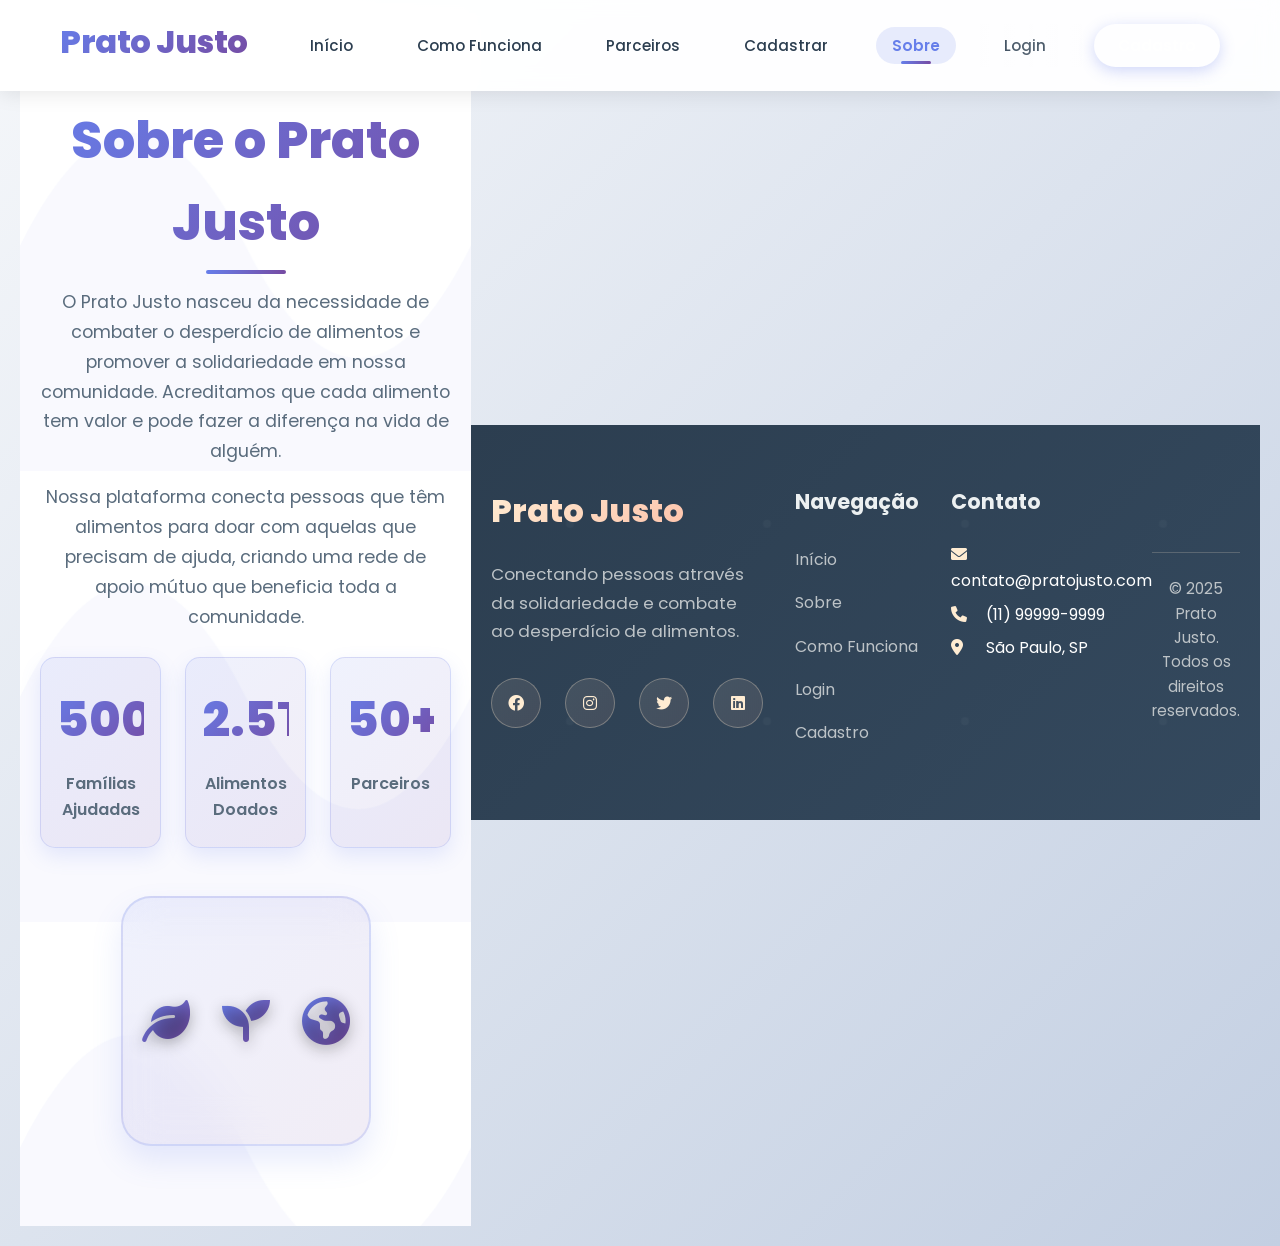
<file: sobre.html>
<!DOCTYPE html>
<html lang="pt-BR">
<head>
    <meta charset="UTF-8">
    <meta name="viewport" content="width=device-width, initial-scale=1.0">
    <title>Prato Justo - Sobre</title>
    <link rel="stylesheet" href="home.css">
    <link href="https://fonts.googleapis.com/css2?family=Poppins:wght@300;400;500;600;700;800&display=swap" rel="stylesheet">
    <link rel="stylesheet" href="https://cdnjs.cloudflare.com/ajax/libs/font-awesome/6.0.0/css/all.min.css">
</head>
<body>
    <header class="header">
        <div class="container">
            <div class="logo">
                <h1>Prato Justo</h1>
            </div>
            <nav class="nav">
                <ul class="nav-list">
                    <li><a href="home.html" class="nav-link">Início</a></li>
                    <li><a href="como-funciona.html" class="nav-link">Como Funciona</a></li>
                    <li><a href="parceiros.html" class="nav-link">Parceiros</a></li>
                    <li><a href="cadastrar-alimentos.html" class="nav-link">Cadastrar</a></li>
                    <li><a href="sobre.html" class="nav-link active">Sobre</a></li>
                    <li><a href="index.html" class="nav-link">Login</a></li>
                    <li><a href="cadastro.html" class="nav-link btn-nav">Cadastro</a></li>
                </ul>
                <button class="mobile-menu-toggle" id="mobileMenuToggle">
                    <span></span>
                    <span></span>
                    <span></span>
                </button>
            </nav>
        </div>
    </header>

    <section class="about" id="sobre">
        <div class="container">
            <div class="about-content">
                <div class="about-text" data-aos="fade-right">
                    <h2 class="section-title">Sobre o Prato Justo</h2>
                    <p class="about-description">O Prato Justo nasceu da necessidade de combater o desperdício de alimentos e promover a solidariedade em nossa comunidade. Acreditamos que cada alimento tem valor e pode fazer a diferença na vida de alguém.</p>
                    <p class="about-description">Nossa plataforma conecta pessoas que têm alimentos para doar com aquelas que precisam de ajuda, criando uma rede de apoio mútuo que beneficia toda a comunidade.</p>
                    <div class="stats">
                        <div class="stat-item">
                            <span class="stat-number">500+</span>
                            <span class="stat-label">Famílias Ajudadas</span>
                        </div>
                        <div class="stat-item">
                            <span class="stat-number">2.5T</span>
                            <span class="stat-label">Alimentos Doados</span>
                        </div>
                        <div class="stat-item">
                            <span class="stat-number">50+</span>
                            <span class="stat-label">Parceiros</span>
                        </div>
                    </div>
                </div>
                <div class="about-image" data-aos="fade-left">
                    <div class="image-placeholder">
                        <i class="fas fa-leaf"></i>
                        <i class="fas fa-seedling"></i>
                        <i class="fas fa-globe-americas"></i>
                    </div>
                </div>
            </div>
        </div>
    </section>

    <footer class="footer">
        <div class="container">
            <div class="footer-content">
                <div class="footer-section">
                    <h3 class="footer-title">Prato Justo</h3>
                    <p class="footer-description">Conectando pessoas através da solidariedade e combate ao desperdício de alimentos.</p>
                    <div class="social-links">
                        <a href="#" class="social-link"><i class="fab fa-facebook"></i></a>
                        <a href="#" class="social-link"><i class="fab fa-instagram"></i></a>
                        <a href="#" class="social-link"><i class="fab fa-twitter"></i></a>
                        <a href="#" class="social-link"><i class="fab fa-linkedin"></i></a>
                    </div>
                </div>
                <div class="footer-section">
                    <h4 class="footer-subtitle">Navegação</h4>
                    <ul class="footer-links">
                        <li><a href="home.html">Início</a></li>
                        <li><a href="sobre.html">Sobre</a></li>
                        <li><a href="como-funciona.html">Como Funciona</a></li>
                        <li><a href="index.html">Login</a></li>
                        <li><a href="cadastro.html">Cadastro</a></li>
                    </ul>
                </div>
                <div class="footer-section">
                    <h4 class="footer-subtitle">Contato</h4>
                    <ul class="footer-links">
                        <li><i class="fas fa-envelope"></i> contato@pratojusto.com</li>
                        <li><i class="fas fa-phone"></i> (11) 99999-9999</li>
                        <li><i class="fas fa-map-marker-alt"></i> São Paulo, SP</li>
                    </ul>
                </div>
            </div>
            <div class="footer-bottom">
                <p>&copy; 2025 Prato Justo. Todos os direitos reservados.</p>
            </div>
        </div>
    </footer>

    <script src="home.js"></script>
</body>
</html>
</file>
<file: login.css>
/* Estilos específicos para a página de Login */

/* Importa os estilos base */
@import url('styles.css');

/* Personalizações específicas para login */
.login-card {
    /* Mantém os estilos base e adiciona personalizações específicas */
}

/* Animação específica para o formulário de login */
.login-form {
    animation: slideInFromLeft 0.8s ease-out;
}

@keyframes slideInFromLeft {
    from {
        opacity: 0;
        transform: translateX(-30px);
    }
    to {
        opacity: 1;
        transform: translateX(0);
    }
}

/* Estilo específico para o botão de login */
.btn-primary {
    background: linear-gradient(135deg, #2E7D32 0%, #4CAF50 100%);
    position: relative;
    overflow: hidden;
}

/* Efeito de ripple no botão de login */
.btn-primary::before {
    content: '';
    position: absolute;
    top: 50%;
    left: 50%;
    width: 0;
    height: 0;
    background: rgba(255, 255, 255, 0.3);
    border-radius: 50%;
    transform: translate(-50%, -50%);
    transition: width 0.6s, height 0.6s;
}

.btn-primary:active::before {
    width: 300px;
    height: 300px;
}

/* Estilo para campos de login */
.login-form input {
    transition: all 0.3s ease;
}

.login-form input:focus {
    transform: translateY(-1px);
    box-shadow: 0 4px 12px rgba(46, 125, 50, 0.15);
}

/* Mensagem de boas-vindas específica para login */
.welcome-message {
    background: linear-gradient(135deg, #E8F5E8 0%, #F1F8E9 100%);
    border: 1px solid #C8E6C9;
    border-radius: 8px;
    padding: 12px;
    margin-bottom: 20px;
    text-align: center;
    color: #2E7D32;
    font-size: 0.9rem;
    font-weight: 500;
}

/* Estilo para o link de cadastro */
.form-footer .link {
    position: relative;
    display: inline-block;
}

.form-footer .link::after {
    content: '';
    position: absolute;
    width: 0;
    height: 2px;
    bottom: -2px;
    left: 0;
    background: #FF8F00;
    transition: width 0.3s ease;
}

.form-footer .link:hover::after {
    width: 100%;
}
</file>
<file: home.css>
/* Importa os estilos base */
@import url('styles.css');

/* ===== RESET E CONFIGURAÇÕES BÁSICAS ===== */
* {
    margin: 0;
    padding: 0;
    box-sizing: border-box;
}

/* ===== CONFIGURAÇÕES GERAIS ===== */
body {
    font-family: 'Poppins', sans-serif;
    line-height: 1.6;
    color: #2c3e50;
    background: linear-gradient(135deg, #f5f7fa 0%, #c3cfe2 100%);
    overflow-x: hidden;
    min-height: 100vh;
    scroll-behavior: smooth;
}

.container {
    max-width: 1200px;
    margin: 0 auto;
    padding: 0 20px;
}

/* ===== CABEÇALHO FIXO ===== */
.header {
    position: fixed;
    top: 0;
    left: 0;
    right: 0;
    background: rgba(255, 255, 255, 0.95);
    backdrop-filter: blur(10px);
    box-shadow: 0 2px 20px rgba(0, 0, 0, 0.1);
    z-index: 1000;
    transition: all 0.3s ease;
}

.header .container {
    display: flex;
    justify-content: space-between;
    align-items: center;
    padding: 1rem 20px;
}

/* Logo do Prato Justo */
.logo h1 {
    font-size: 2rem;
    font-weight: 800;
    background: linear-gradient(135deg, #667eea 0%, #764ba2 100%);
    -webkit-background-clip: text;
    -webkit-text-fill-color: transparent;
    background-clip: text;
    letter-spacing: -0.5px;
    transition: all 0.3s ease;
    position: relative;
}

.logo h1:hover {
    transform: scale(1.05);
    filter: brightness(1.1);
}

.logo h1::after {
    content: '';
    position: absolute;
    bottom: -2px;
    left: 0;
    width: 0;
    height: 3px;
    background: linear-gradient(90deg, #667eea, #764ba2);
    transition: width 0.3s ease;
}

.logo h1:hover::after {
    width: 100%;
}

/* Navegação */
.nav-list {
    display: flex;
    list-style: none;
    align-items: center;
    gap: 2rem;
}

.nav-link {
    text-decoration: none;
    color: #2c3e50;
    font-weight: 500;
    font-size: 0.95rem;
    transition: all 0.3s ease;
    position: relative;
    padding: 0.5rem 1rem;
    border-radius: 25px;
}

.nav-link:hover {
    color: #667eea;
    background: rgba(102, 126, 234, 0.1);
    transform: translateY(-2px);
}

.nav-link.active {
    color: #667eea;
    font-weight: 600;
    background: rgba(102, 126, 234, 0.15);
}

.nav-link.active::after {
    content: '';
    position: absolute;
    bottom: 0;
    left: 50%;
    transform: translateX(-50%);
    width: 30px;
    height: 3px;
    background: linear-gradient(90deg, #667eea, #764ba2);
    border-radius: 2px;
}

/* Botão de cadastro na navegação */
.btn-nav {
    background: linear-gradient(135deg, #667eea 0%, #764ba2 100%);
    color: white !important;
    padding: 0.7rem 1.5rem;
    border-radius: 30px;
    font-weight: 600;
    transition: all 0.3s ease;
    box-shadow: 0 4px 15px rgba(102, 126, 234, 0.3);
    position: relative;
    overflow: hidden;
}

.btn-nav::before {
    content: '';
    position: absolute;
    top: 0;
    left: -100%;
    width: 100%;
    height: 100%;
    background: linear-gradient(90deg, transparent, rgba(255, 255, 255, 0.2), transparent);
    transition: left 0.5s;
}

.btn-nav:hover::before {
    left: 100%;
}

.btn-nav:hover {
    background: linear-gradient(135deg, #5a6fd8 0%, #6a4190 100%);
    transform: translateY(-3px);
    box-shadow: 0 8px 25px rgba(102, 126, 234, 0.4);
}

/* Menu mobile */
.mobile-menu-toggle {
    display: none;
    flex-direction: column;
    background: none;
    border: none;
    cursor: pointer;
    padding: 0.5rem;
}

.mobile-menu-toggle span {
    width: 25px;
    height: 3px;
    background: #333;
    margin: 3px 0;
    transition: 0.3s;
    border-radius: 2px;
}

/* ===== SISTEMA DE TELAS ===== */
.main-content {
    position: relative;
    overflow: hidden;
    min-height: 100vh;
}

.screen {
    min-height: 100vh;
    display: none;
    opacity: 0;
    transform: translateX(100%);
    transition: all 0.5s cubic-bezier(0.4, 0, 0.2, 1);
    position: absolute;
    top: 0;
    left: 0;
    width: 100%;
    z-index: 1;
    flex-direction: column;
    justify-content: center;
}

.screen.active {
    display: flex;
    opacity: 1;
    transform: translateX(0);
    position: relative;
    z-index: 2;
}

.screen.prev {
    transform: translateX(-100%);
}

.screen.next {
    transform: translateX(100%);
}

/* ===== HERO SECTION ===== */
.hero {
    display: flex;
    align-items: center;
    background: linear-gradient(135deg, #667eea 0%, #764ba2 100%);
    padding: 100px 0 60px;
    position: relative;
    overflow: hidden;
}

.hero::before {
    content: '';
    position: absolute;
    top: 0;
    left: 0;
    right: 0;
    bottom: 0;
    background: url('data:image/svg+xml,<svg xmlns="http://www.w3.org/2000/svg" viewBox="0 0 100 100"><defs><pattern id="grain" width="100" height="100" patternUnits="userSpaceOnUse"><circle cx="50" cy="50" r="1" fill="%23ffffff" opacity="0.1"/></pattern></defs><rect width="100" height="100" fill="url(%23grain)"/></svg>');
    opacity: 0.3;
}

.hero::after {
    content: '';
    position: absolute;
    top: -50%;
    right: -50%;
    width: 200%;
    height: 200%;
    background: radial-gradient(circle, rgba(255, 255, 255, 0.1) 0%, transparent 70%);
    animation: float 20s ease-in-out infinite;
}

.hero-content {
    display: flex;
    flex-direction: column;
    align-items: center;
    text-align: center;
    position: relative;
    z-index: 2;
    max-width: 800px;
    margin: 0 auto;
}

.hero-text {
    animation: fadeInUp 1s ease-out;
}

.hero-title {
    font-size: 3.5rem;
    font-weight: 800;
    line-height: 1.1;
    margin-bottom: 1.5rem;
    color: white;
    text-shadow: 0 4px 20px rgba(0, 0, 0, 0.3);
}

.highlight {
    background: linear-gradient(135deg, #ffecd2 0%, #fcb69f 100%);
    -webkit-background-clip: text;
    -webkit-text-fill-color: transparent;
    background-clip: text;
    position: relative;
    display: inline-block;
}

.highlight::after {
    content: '';
    position: absolute;
    bottom: -5px;
    left: 0;
    width: 100%;
    height: 6px;
    background: linear-gradient(90deg, #ffecd2, #fcb69f);
    border-radius: 3px;
    box-shadow: 0 2px 10px rgba(252, 182, 159, 0.5);
}

.hero-subtitle {
    font-size: 1.3rem;
    color: rgba(255, 255, 255, 0.9);
    margin-bottom: 2.5rem;
    line-height: 1.6;
    max-width: 600px;
    text-shadow: 0 2px 10px rgba(0, 0, 0, 0.2);
}

.hero-buttons {
    display: flex;
    gap: 1rem;
    flex-wrap: wrap;
    justify-content: center;
    margin-bottom: 3rem;
}

.btn-primary {
    background: linear-gradient(135deg, #ffecd2 0%, #fcb69f 100%);
    color: #2c3e50;
    padding: 1.2rem 2.5rem;
    border: none;
    border-radius: 50px;
    font-size: 1.1rem;
    font-weight: 700;
    text-decoration: none;
    display: inline-block;
    transition: all 0.3s ease;
    box-shadow: 0 8px 25px rgba(252, 182, 159, 0.4);
    position: relative;
    overflow: hidden;
}

.btn-primary::before {
    content: '';
    position: absolute;
    top: 0;
    left: -100%;
    width: 100%;
    height: 100%;
    background: linear-gradient(90deg, transparent, rgba(255, 255, 255, 0.3), transparent);
    transition: left 0.5s;
}

.btn-primary:hover::before {
    left: 100%;
}

.btn-primary:hover {
    background: linear-gradient(135deg, #fcb69f 0%, #ffecd2 100%);
    transform: translateY(-4px);
    box-shadow: 0 12px 35px rgba(252, 182, 159, 0.6);
}

.btn-secondary {
    background: rgba(255, 255, 255, 0.2);
    color: white;
    padding: 1.2rem 2.5rem;
    border: 2px solid rgba(255, 255, 255, 0.3);
    border-radius: 50px;
    font-size: 1.1rem;
    font-weight: 600;
    text-decoration: none;
    display: inline-block;
    transition: all 0.3s ease;
    backdrop-filter: blur(10px);
}

.btn-secondary:hover {
    background: rgba(255, 255, 255, 0.3);
    border-color: rgba(255, 255, 255, 0.5);
    transform: translateY(-4px);
    box-shadow: 0 12px 35px rgba(255, 255, 255, 0.2);
}

/* Imagem do hero */
.hero-image {
    display: flex;
    justify-content: center;
    align-items: center;
    animation: fadeInUp 1s ease-out 0.5s both;
    margin-top: 2rem;
}

.image-placeholder {
    width: 350px;
    height: 350px;
    background: linear-gradient(135deg, rgba(255, 255, 255, 0.2) 0%, rgba(255, 255, 255, 0.1) 100%);
    border-radius: 30px;
    display: flex;
    align-items: center;
    justify-content: center;
    position: relative;
    box-shadow: 0 25px 50px rgba(0, 0, 0, 0.2);
    backdrop-filter: blur(20px);
    border: 1px solid rgba(255, 255, 255, 0.3);
}

.image-placeholder i {
    font-size: 4rem;
    color: rgba(255, 255, 255, 0.9);
    margin: 0 1rem;
    animation: float 3s ease-in-out infinite;
    text-shadow: 0 4px 15px rgba(0, 0, 0, 0.3);
}

.image-placeholder i:nth-child(1) {
    animation-delay: 0s;
    color: #ffecd2;
}

.image-placeholder i:nth-child(2) {
    animation-delay: 0.5s;
    color: #fcb69f;
}

.image-placeholder i:nth-child(3) {
    animation-delay: 1s;
    color: #ff9a9e;
}

/* ===== SEÇÃO COMO FUNCIONA ===== */
.how-it-works {
    padding: 80px 0;
    background: linear-gradient(135deg, #f5f7fa 0%, #c3cfe2 100%);
    position: relative;
}

.how-it-works::before {
    content: '';
    position: absolute;
    top: 0;
    left: 0;
    right: 0;
    bottom: 0;
    background: url('data:image/svg+xml,<svg xmlns="http://www.w3.org/2000/svg" viewBox="0 0 100 100"><defs><pattern id="dots" width="20" height="20" patternUnits="userSpaceOnUse"><circle cx="10" cy="10" r="1" fill="%23667eea" opacity="0.1"/></pattern></defs><rect width="100" height="100" fill="url(%23dots)"/></svg>');
    opacity: 0.5;
}

.section-header {
    text-align: center;
    margin-bottom: 3rem;
    position: relative;
    z-index: 2;
}

.section-title {
    font-size: 3.2rem;
    font-weight: 800;
    background: linear-gradient(135deg, #667eea 0%, #764ba2 100%);
    -webkit-background-clip: text;
    -webkit-text-fill-color: transparent;
    background-clip: text;
    margin-bottom: 1.5rem;
    position: relative;
}

.section-title::after {
    content: '';
    position: absolute;
    bottom: -10px;
    left: 50%;
    transform: translateX(-50%);
    width: 80px;
    height: 4px;
    background: linear-gradient(90deg, #667eea, #764ba2);
    border-radius: 2px;
}

.section-subtitle {
    font-size: 1.3rem;
    color: #5a6c7d;
    max-width: 600px;
    margin: 0 auto;
    line-height: 1.6;
}

.steps-grid {
    display: flex;
    flex-direction: column;
    gap: 2rem;
    margin-top: 2rem;
    position: relative;
    z-index: 2;
    max-width: 500px;
    margin-left: auto;
    margin-right: auto;
}

.step-card {
    background: rgba(255, 255, 255, 0.9);
    padding: 2rem 1.5rem;
    border-radius: 20px;
    text-align: center;
    box-shadow: 0 10px 25px rgba(0, 0, 0, 0.1);
    transition: all 0.4s ease;
    border: 1px solid rgba(255, 255, 255, 0.3);
    backdrop-filter: blur(10px);
    position: relative;
    overflow: hidden;
}

.step-card::before {
    content: '';
    position: absolute;
    top: 0;
    left: 0;
    right: 0;
    height: 4px;
    background: linear-gradient(90deg, #667eea, #764ba2);
    transform: scaleX(0);
    transition: transform 0.3s ease;
}

.step-card:hover::before {
    transform: scaleX(1);
}

.step-card:hover {
    transform: translateY(-15px) scale(1.02);
    box-shadow: 0 25px 50px rgba(102, 126, 234, 0.2);
}

.step-icon {
    width: 100px;
    height: 100px;
    background: linear-gradient(135deg, #667eea 0%, #764ba2 100%);
    border-radius: 50%;
    display: flex;
    align-items: center;
    justify-content: center;
    margin: 0 auto 2rem;
    transition: all 0.4s ease;
    position: relative;
    box-shadow: 0 10px 25px rgba(102, 126, 234, 0.3);
}

.step-card:hover .step-icon {
    transform: scale(1.15) rotate(5deg);
    box-shadow: 0 15px 35px rgba(102, 126, 234, 0.4);
}

.step-icon i {
    font-size: 2.5rem;
    color: white;
    text-shadow: 0 2px 10px rgba(0, 0, 0, 0.2);
}

.step-title {
    font-size: 1.6rem;
    font-weight: 700;
    color: #2c3e50;
    margin-bottom: 1.2rem;
    position: relative;
}

.step-description {
    color: #5a6c7d;
    line-height: 1.7;
    font-size: 1.05rem;
}

/* ===== SEÇÃO RESTAURANTES PARCEIROS ===== */
.partners {
    padding: 80px 0;
    background: linear-gradient(135deg, #f8f9fa 0%, #e3f2fd 100%);
    position: relative;
}

.partners::before {
    content: '';
    position: absolute;
    top: 0;
    left: 0;
    right: 0;
    bottom: 0;
    background: url('data:image/svg+xml,<svg xmlns="http://www.w3.org/2000/svg" viewBox="0 0 100 100"><defs><pattern id="restaurant-pattern" width="30" height="30" patternUnits="userSpaceOnUse"><circle cx="15" cy="15" r="2" fill="%23667eea" opacity="0.1"/></pattern></defs><rect width="100" height="100" fill="url(%23restaurant-pattern)"/></svg>');
    opacity: 0.6;
}

.partners-grid {
    display: flex;
    flex-direction: column;
    gap: 1.5rem;
    margin-top: 2rem;
    position: relative;
    z-index: 2;
    max-width: 600px;
    margin-left: auto;
    margin-right: auto;
}

.partner-card {
    background: rgba(255, 255, 255, 0.95);
    padding: 2rem 1.5rem;
    border-radius: 15px;
    text-align: center;
    box-shadow: 0 8px 20px rgba(0, 0, 0, 0.1);
    transition: all 0.4s ease;
    border: 1px solid rgba(255, 255, 255, 0.3);
    backdrop-filter: blur(10px);
    position: relative;
    overflow: hidden;
}

.partner-card::before {
    content: '';
    position: absolute;
    top: 0;
    left: 0;
    right: 0;
    height: 4px;
    background: linear-gradient(90deg, #667eea, #764ba2);
    transform: scaleX(0);
    transition: transform 0.3s ease;
}

.partner-card:hover::before {
    transform: scaleX(1);
}

.partner-card:hover {
    transform: translateY(-10px);
    box-shadow: 0 20px 40px rgba(102, 126, 234, 0.2);
}

.partner-logo {
    width: 80px;
    height: 80px;
    background: linear-gradient(135deg, #667eea 0%, #764ba2 100%);
    border-radius: 50%;
    display: flex;
    align-items: center;
    justify-content: center;
    margin: 0 auto 1.5rem;
    transition: all 0.3s ease;
    box-shadow: 0 8px 20px rgba(102, 126, 234, 0.3);
}

.partner-card:hover .partner-logo {
    transform: scale(1.1) rotate(5deg);
}

.partner-logo i {
    font-size: 2rem;
    color: white;
}

.partner-name {
    font-size: 1.4rem;
    font-weight: 700;
    color: #2c3e50;
    margin-bottom: 1rem;
}

.partner-description {
    color: #5a6c7d;
    line-height: 1.6;
    margin-bottom: 1.5rem;
    font-size: 0.95rem;
}

.partner-stats {
    display: flex;
    justify-content: center;
    gap: 1.5rem;
    margin-bottom: 1.5rem;
    flex-wrap: wrap;
}

.partner-stats .stat {
    display: flex;
    align-items: center;
    gap: 0.5rem;
    font-size: 0.9rem;
    color: #667eea;
    font-weight: 600;
}

.partner-stats .stat i {
    color: #ff6b6b;
}

.partner-location {
    display: flex;
    align-items: center;
    justify-content: center;
    gap: 0.5rem;
    color: #7f8c8d;
    font-size: 0.9rem;
}

.partner-location i {
    color: #667eea;
}

.partners-cta {
    text-align: center;
    margin-top: 2rem;
    padding: 2rem 1.5rem;
    background: linear-gradient(135deg, rgba(102, 126, 234, 0.1) 0%, rgba(118, 75, 162, 0.1) 100%);
    border-radius: 15px;
    border: 1px solid rgba(102, 126, 234, 0.2);
    position: relative;
    z-index: 2;
}

.partners-cta h3 {
    font-size: 2rem;
    font-weight: 700;
    color: #2c3e50;
    margin-bottom: 1rem;
}

.partners-cta p {
    color: #5a6c7d;
    font-size: 1.1rem;
    margin-bottom: 2rem;
}

/* ===== SEÇÃO CADASTRAR ALIMENTOS ===== */
.food-registration {
    padding: 80px 0;
    background: white;
    position: relative;
}

.food-registration::before {
    content: '';
    position: absolute;
    top: 0;
    left: 0;
    right: 0;
    bottom: 0;
    background: url('data:image/svg+xml,<svg xmlns="http://www.w3.org/2000/svg" viewBox="0 0 100 100"><defs><pattern id="food-pattern" width="40" height="40" patternUnits="userSpaceOnUse"><circle cx="20" cy="20" r="1.5" fill="%23667eea" opacity="0.08"/></pattern></defs><rect width="100" height="100" fill="url(%23food-pattern)"/></svg>');
    opacity: 0.7;
}

.registration-content {
    display: flex;
    flex-direction: column;
    align-items: center;
    margin-top: 2rem;
    position: relative;
    z-index: 2;
    max-width: 1000px;
    margin-left: auto;
    margin-right: auto;
}

.registration-form-container {
    background: rgba(255, 255, 255, 0.95);
    padding: 2rem;
    border-radius: 15px;
    box-shadow: 0 10px 25px rgba(0, 0, 0, 0.1);
    backdrop-filter: blur(10px);
    border: 1px solid rgba(255, 255, 255, 0.3);
    width: 100%;
    max-width: 800px;
}

.food-registration-form {
    display: flex;
    flex-direction: column;
    gap: 1.5rem;
}

.food-registration-form .form-group {
    display: flex;
    flex-direction: column;
    gap: 0.5rem;
}

.food-registration-form label {
    font-weight: 600;
    color: #2c3e50;
    font-size: 0.95rem;
}

.food-registration-form input,
.food-registration-form select,
.food-registration-form textarea {
    padding: 12px 16px;
    border: 2px solid #e0e0e0;
    border-radius: 10px;
    font-size: 1rem;
    transition: all 0.3s ease;
    background: #fafafa;
    font-family: 'Poppins', sans-serif;
}

.food-registration-form input:focus,
.food-registration-form select:focus,
.food-registration-form textarea:focus {
    outline: none;
    border-color: #667eea;
    box-shadow: 0 0 0 3px rgba(102, 126, 234, 0.1);
    background: white;
}

.food-registration-form textarea {
    resize: vertical;
    min-height: 80px;
}

.location-section {
    margin-top: 1rem;
    padding: 1.5rem;
    background: linear-gradient(135deg, rgba(102, 126, 234, 0.05) 0%, rgba(118, 75, 162, 0.05) 100%);
    border-radius: 15px;
    border: 1px solid rgba(102, 126, 234, 0.1);
}

.location-section h4 {
    color: #2c3e50;
    margin-bottom: 1rem;
    font-size: 1.1rem;
    font-weight: 600;
}

.location-controls {
    display: flex;
    align-items: center;
    gap: 1rem;
    margin-bottom: 1.5rem;
    flex-wrap: wrap;
}

.btn-location {
    background: linear-gradient(135deg, #667eea 0%, #764ba2 100%);
    color: white;
    border: none;
    padding: 10px 20px;
    border-radius: 25px;
    font-size: 0.9rem;
    font-weight: 600;
    cursor: pointer;
    transition: all 0.3s ease;
    display: flex;
    align-items: center;
    gap: 0.5rem;
}

.btn-location:hover {
    background: linear-gradient(135deg, #5a6fd8 0%, #6a4190 100%);
    transform: translateY(-2px);
    box-shadow: 0 5px 15px rgba(102, 126, 234, 0.3);
}

.location-status {
    font-size: 0.9rem;
    color: #7f8c8d;
    font-style: italic;
}

.location-inputs {
    display: flex;
    flex-direction: column;
    gap: 1rem;
}

.btn-submit {
    margin-top: 1rem;
    display: flex;
    align-items: center;
    justify-content: center;
    gap: 0.5rem;
    font-size: 1.1rem;
    padding: 1.2rem 2rem;
}

.registration-info {
    display: none;
}

.info-card {
    background: linear-gradient(135deg, rgba(102, 126, 234, 0.1) 0%, rgba(118, 75, 162, 0.1) 100%);
    padding: 2.5rem;
    border-radius: 20px;
    border: 1px solid rgba(102, 126, 234, 0.2);
}

.info-card h3 {
    color: #2c3e50;
    font-size: 1.5rem;
    font-weight: 700;
    margin-bottom: 2rem;
    text-align: center;
}

.info-steps {
    display: flex;
    flex-direction: column;
    gap: 1.5rem;
}

.info-step {
    display: flex;
    align-items: flex-start;
    gap: 1rem;
}

.step-number {
    width: 40px;
    height: 40px;
    background: linear-gradient(135deg, #667eea 0%, #764ba2 100%);
    color: white;
    border-radius: 50%;
    display: flex;
    align-items: center;
    justify-content: center;
    font-weight: 700;
    font-size: 1.1rem;
    flex-shrink: 0;
}

.step-content h4 {
    color: #2c3e50;
    font-size: 1.1rem;
    font-weight: 600;
    margin-bottom: 0.5rem;
}

.step-content p {
    color: #5a6c7d;
    font-size: 0.95rem;
    line-height: 1.5;
}

.map-preview {
    background: linear-gradient(135deg, #f8f9fa 0%, #e3f2fd 100%);
    border-radius: 20px;
    padding: 2rem;
    border: 2px dashed rgba(102, 126, 234, 0.3);
    text-align: center;
}

.map-placeholder {
    display: flex;
    flex-direction: column;
    align-items: center;
    justify-content: center;
    min-height: 200px;
    color: #7f8c8d;
}

.map-placeholder i {
    font-size: 3rem;
    color: #667eea;
    margin-bottom: 1rem;
}

.map-placeholder p {
    font-size: 1.1rem;
    font-weight: 600;
    margin-bottom: 0.5rem;
    color: #2c3e50;
}

.map-placeholder small {
    font-size: 0.9rem;
    color: #7f8c8d;
}

/* ===== SEÇÃO SOBRE ===== */
.about {
    padding: 80px 0;
    background: white;
    position: relative;
}

.about::before {
    content: '';
    position: absolute;
    top: 0;
    left: 0;
    right: 0;
    bottom: 0;
    background: url('data:image/svg+xml,<svg xmlns="http://www.w3.org/2000/svg" viewBox="0 0 100 100"><defs><pattern id="waves" width="100" height="100" patternUnits="userSpaceOnUse"><path d="M0,50 Q25,0 50,50 T100,50 L100,100 L0,100 Z" fill="%23667eea" opacity="0.05"/></pattern></defs><rect width="100" height="100" fill="url(%23waves)"/></svg>');
    opacity: 0.8;
}

.about-content {
    display: flex;
    flex-direction: column;
    align-items: center;
    text-align: center;
    position: relative;
    z-index: 2;
    max-width: 800px;
    margin: 0 auto;
    gap: 2rem;
}

.about-text .section-title {
    text-align: center;
    margin-bottom: 1.5rem;
}

.about-description {
    color: #5a6c7d;
    margin-bottom: 1rem;
    font-size: 1.1rem;
    line-height: 1.7;
}

/* Estatísticas */
.stats {
    display: flex;
    gap: 1.5rem;
    margin-top: 1.5rem;
    flex-wrap: wrap;
    justify-content: center;
}

.stat-item {
    text-align: center;
    padding: 1.5rem 1rem;
    background: linear-gradient(135deg, rgba(102, 126, 234, 0.1) 0%, rgba(118, 75, 162, 0.1) 100%);
    border-radius: 15px;
    box-shadow: 0 8px 20px rgba(102, 126, 234, 0.15);
    flex: 1;
    min-width: 120px;
    border: 1px solid rgba(102, 126, 234, 0.2);
    transition: all 0.3s ease;
    position: relative;
    overflow: hidden;
}

.stat-item::before {
    content: '';
    position: absolute;
    top: 0;
    left: 0;
    right: 0;
    height: 3px;
    background: linear-gradient(90deg, #667eea, #764ba2);
    transform: scaleX(0);
    transition: transform 0.3s ease;
}

.stat-item:hover::before {
    transform: scaleX(1);
}

.stat-item:hover {
    transform: translateY(-5px);
    box-shadow: 0 15px 35px rgba(102, 126, 234, 0.25);
}

.stat-number {
    display: block;
    font-size: 3rem;
    font-weight: 800;
    background: linear-gradient(135deg, #667eea 0%, #764ba2 100%);
    -webkit-background-clip: text;
    -webkit-text-fill-color: transparent;
    background-clip: text;
    margin-bottom: 0.8rem;
}

.stat-label {
    font-size: 1rem;
    color: #5a6c7d;
    font-weight: 600;
}

.about-image {
    display: flex;
    justify-content: center;
    align-items: center;
    margin-top: 1rem;
}

.about-image .image-placeholder {
    width: 250px;
    height: 250px;
    background: linear-gradient(135deg, rgba(102, 126, 234, 0.1) 0%, rgba(118, 75, 162, 0.1) 100%);
    border: 2px solid rgba(102, 126, 234, 0.2);
    box-shadow: 0 15px 30px rgba(102, 126, 234, 0.15);
}

.about-image .image-placeholder i {
    font-size: 3rem;
    background: linear-gradient(135deg, #667eea 0%, #764ba2 100%);
    -webkit-background-clip: text;
    -webkit-text-fill-color: transparent;
    background-clip: text;
    margin: 0 1rem;
    animation: float 4s ease-in-out infinite;
}

.about-image .image-placeholder i:nth-child(2) {
    animation-delay: 1s;
}

.about-image .image-placeholder i:nth-child(3) {
    animation-delay: 2s;
}

/* ===== RODAPÉ ===== */
.footer {
    background: linear-gradient(135deg, #2c3e50 0%, #34495e 100%);
    color: white;
    padding: 60px 0 30px;
    position: relative;
}

.footer::before {
    content: '';
    position: absolute;
    top: 0;
    left: 0;
    right: 0;
    bottom: 0;
    background: url('data:image/svg+xml,<svg xmlns="http://www.w3.org/2000/svg" viewBox="0 0 100 100"><defs><pattern id="footer-pattern" width="50" height="50" patternUnits="userSpaceOnUse"><circle cx="25" cy="25" r="1" fill="%23ffffff" opacity="0.1"/></pattern></defs><rect width="100" height="100" fill="url(%23footer-pattern)"/></svg>');
    opacity: 0.3;
}

.footer-content {
    display: grid;
    grid-template-columns: 2fr 1fr 1fr;
    gap: 2rem;
    margin-bottom: 2rem;
    position: relative;
    z-index: 2;
}

.footer-title {
    font-size: 2rem;
    font-weight: 800;
    margin-bottom: 1.5rem;
    color: white;
    background: linear-gradient(135deg, #ffecd2 0%, #fcb69f 100%);
    -webkit-background-clip: text;
    -webkit-text-fill-color: transparent;
    background-clip: text;
}

.footer-subtitle {
    font-size: 1.3rem;
    font-weight: 700;
    margin-bottom: 1.5rem;
    color: #ecf0f1;
}

.footer-description {
    color: #bdc3c7;
    line-height: 1.7;
    margin-bottom: 2rem;
    font-size: 1.05rem;
}

.footer-links {
    list-style: none;
}

.footer-links li {
    margin-bottom: 0.5rem;
}

.footer-links a {
    color: #bdc3c7;
    text-decoration: none;
    transition: all 0.3s ease;
    display: inline-block;
    padding: 0.3rem 0;
}

.footer-links a:hover {
    color: #ffecd2;
    transform: translateX(5px);
}

.footer-links i {
    margin-right: 0.8rem;
    width: 18px;
    color: #ffecd2;
}

.social-links {
    display: flex;
    gap: 1.5rem;
}

.social-link {
    width: 50px;
    height: 50px;
    background: linear-gradient(135deg, rgba(255, 236, 210, 0.1) 0%, rgba(252, 182, 159, 0.1) 100%);
    border: 1px solid rgba(255, 236, 210, 0.3);
    border-radius: 50%;
    display: flex;
    align-items: center;
    justify-content: center;
    color: #ffecd2;
    text-decoration: none;
    transition: all 0.3s ease;
    position: relative;
    overflow: hidden;
}

.social-link::before {
    content: '';
    position: absolute;
    top: 0;
    left: 0;
    right: 0;
    bottom: 0;
    background: linear-gradient(135deg, #ffecd2 0%, #fcb69f 100%);
    opacity: 0;
    transition: opacity 0.3s ease;
}

.social-link:hover::before {
    opacity: 1;
}

.social-link:hover {
    transform: translateY(-3px);
    box-shadow: 0 8px 20px rgba(255, 236, 210, 0.3);
    color: #2c3e50;
}

.social-link i {
    position: relative;
    z-index: 1;
}

.footer-bottom {
    text-align: center;
    padding-top: 1.5rem;
    border-top: 1px solid rgba(255, 236, 210, 0.2);
    color: #bdc3c7;
    position: relative;
    z-index: 2;
    font-size: 0.95rem;
}

/* ===== ANIMAÇÕES ===== */
@keyframes fadeInUp {
    from {
        opacity: 0;
        transform: translateY(30px);
    }
    to {
        opacity: 1;
        transform: translateY(0);
    }
}

@keyframes fadeInRight {
    from {
        opacity: 0;
        transform: translateX(30px);
    }
    to {
        opacity: 1;
        transform: translateX(0);
    }
}

@keyframes float {
    0%, 100% {
        transform: translateY(0);
    }
    50% {
        transform: translateY(-20px);
    }
}

/* ===== RESPONSIVIDADE ===== */
@media (max-width: 1024px) {
    .hero-content {
        max-width: 700px;
    }
    
    .about-content {
        max-width: 700px;
    }
    
    .steps-grid {
        max-width: 500px;
    }
    
    .partners-grid {
        max-width: 500px;
    }
    
    .footer-content {
        grid-template-columns: 1fr 1fr;
        gap: 2rem;
    }
}

@media (max-width: 768px) {
    .screen-indicator {
        right: 1rem;
        gap: 0.8rem;
    }
    
    .indicator-dot {
        width: 10px;
        height: 10px;
    }
    
    .indicator-dot.active::before {
        width: 4px;
        height: 4px;
    }
    
    .nav-list {
        display: none;
        position: absolute;
        top: 100%;
        left: 0;
        right: 0;
        background: white;
        flex-direction: column;
        padding: 2rem;
        box-shadow: 0 5px 20px rgba(0, 0, 0, 0.1);
    }
    
    .nav-list.active {
        display: flex;
    }
    
    .mobile-menu-toggle {
        display: flex;
    }
    
    .hero {
        min-height: 100vh;
        padding: 80px 0 40px;
    }
    
    .hero-content {
        max-width: 100%;
        padding: 0 1rem;
    }
    
    .hero-title {
        font-size: 2.5rem;
    }
    
    .hero-subtitle {
        font-size: 1.1rem;
    }
    
    .section-title {
        font-size: 2.2rem;
    }
    
    .section-header {
        margin-bottom: 2rem;
    }
    
    .steps-grid {
        gap: 1.5rem;
        max-width: 100%;
    }
    
    .partners-grid {
        gap: 1rem;
        max-width: 100%;
    }
    
    .stats {
        justify-content: center;
        flex-direction: column;
        align-items: center;
        gap: 1rem;
    }
    
    .about-content {
        max-width: 100%;
        padding: 0 1rem;
    }
    
    .food-registration-form {
        gap: 1rem;
    }
    
    .location-inputs {
        gap: 1rem;
    }
    
    .footer-content {
        grid-template-columns: 1fr;
        text-align: center;
    }
}

@media (max-width: 480px) {
    .container {
        padding: 0 15px;
    }
    
    .hero {
        min-height: 100vh;
        padding: 80px 0 30px;
    }
    
    .hero-content {
        padding: 0 0.5rem;
    }
    
    .hero-title {
        font-size: 2rem;
    }
    
    .hero-buttons {
        flex-direction: column;
        align-items: center;
        gap: 1rem;
    }
    
    .btn-primary,
    .btn-secondary {
        width: 100%;
        max-width: 280px;
        text-align: center;
    }
    
    .image-placeholder {
        width: 200px;
        height: 200px;
    }
    
    .step-card {
        padding: 1.5rem 1rem;
    }
    
    .partner-card {
        padding: 1.5rem 1rem;
    }
    
    .stats {
        flex-direction: column;
        align-items: center;
        gap: 1rem;
    }
    
    .stat-item {
        width: 100%;
        max-width: 200px;
        padding: 1rem 0.5rem;
    }
    
    .about-content {
        padding: 0 0.5rem;
    }
    
    .about-image .image-placeholder {
        width: 200px;
        height: 200px;
    }
    
    .registration-form-container {
        padding: 1.5rem;
    }
}

/* ===== MELHORIAS DE ACESSIBILIDADE ===== */
@media (prefers-reduced-motion: reduce) {
    * {
        animation-duration: 0.01ms !important;
        animation-iteration-count: 1 !important;
        transition-duration: 0.01ms !important;
    }
}

/* Foco visível para navegação por teclado */
.nav-link:focus,
.btn-primary:focus,
.btn-secondary:focus {
    outline: 2px solid #2E7D32;
    outline-offset: 2px;
}

/* Estados de loading */
.btn-primary:disabled {
    background: #ccc;
    cursor: not-allowed;
    transform: none;
}

.btn-primary:disabled:hover {
    background: #ccc;
    transform: none;
    box-shadow: none;
}

/* ===== NAVEGAÇÃO ENTRE TELAS ===== */
.screen-navigation {
    display: flex;
    justify-content: space-between;
    align-items: center;
    margin-top: 3rem;
    padding: 0 1rem;
}

.nav-btn {
    background: linear-gradient(135deg, #667eea 0%, #764ba2 100%);
    color: white;
    border: none;
    padding: 1rem 2rem;
    border-radius: 50px;
    font-size: 1rem;
    font-weight: 600;
    cursor: pointer;
    transition: all 0.3s ease;
    display: flex;
    align-items: center;
    gap: 0.5rem;
    box-shadow: 0 4px 15px rgba(102, 126, 234, 0.3);
    position: relative;
    overflow: hidden;
}

.nav-btn::before {
    content: '';
    position: absolute;
    top: 0;
    left: -100%;
    width: 100%;
    height: 100%;
    background: linear-gradient(90deg, transparent, rgba(255, 255, 255, 0.2), transparent);
    transition: left 0.5s;
}

.nav-btn:hover::before {
    left: 100%;
}

.nav-btn:hover {
    background: linear-gradient(135deg, #5a6fd8 0%, #6a4190 100%);
    transform: translateY(-2px);
    box-shadow: 0 8px 25px rgba(102, 126, 234, 0.4);
}

.nav-btn.prev {
    margin-right: auto;
}

.nav-btn.next {
    margin-left: auto;
}

/* Estilos para navegação no header */
.nav-link {
    background: none;
    border: none;
    font-family: inherit;
}

.nav-link:not([href]) {
    cursor: pointer;
}

/* ===== INDICADOR DE TELAS ===== */
.screen-indicator {
    position: fixed;
    right: 2rem;
    top: 50%;
    transform: translateY(-50%);
    z-index: 1000;
    display: flex;
    flex-direction: column;
    gap: 1rem;
}

.indicator-dot {
    width: 12px;
    height: 12px;
    border-radius: 50%;
    background: rgba(255, 255, 255, 0.5);
    border: 2px solid rgba(102, 126, 234, 0.3);
    cursor: pointer;
    transition: all 0.3s ease;
    position: relative;
}

.indicator-dot::before {
    content: '';
    position: absolute;
    top: 50%;
    left: 50%;
    transform: translate(-50%, -50%);
    width: 0;
    height: 0;
    background: linear-gradient(135deg, #667eea 0%, #764ba2 100%);
    border-radius: 50%;
    transition: all 0.3s ease;
}

.indicator-dot.active {
    background: rgba(102, 126, 234, 0.2);
    border-color: #667eea;
    transform: scale(1.2);
}

.indicator-dot.active::before {
    width: 6px;
    height: 6px;
}

.indicator-dot:hover {
    background: rgba(102, 126, 234, 0.3);
    border-color: #667eea;
    transform: scale(1.1);
}
</file>
<file: cadastro.css>
/* Estilos específicos para a página de Cadastro */

/* Importa os estilos base */
@import url('styles.css');

/* Personalizações específicas para cadastro */
.login-card {
    /* Card um pouco maior para acomodar mais campos */
    max-width: 450px;
    padding: 45px;
}

/* Animação específica para o formulário de cadastro */
.login-form {
    animation: slideInFromRight 0.8s ease-out;
}

@keyframes slideInFromRight {
    from {
        opacity: 0;
        transform: translateX(30px);
    }
    to {
        opacity: 1;
        transform: translateX(0);
    }
}

/* Estilo específico para o botão de cadastro */
.btn-primary {
    background: linear-gradient(135deg, #FF8F00 0%, #FFB74D 100%);
    position: relative;
    overflow: hidden;
}

.btn-primary:hover {
    background: linear-gradient(135deg, #E65100 0%, #FF8F00 100%);
    box-shadow: 0 4px 12px rgba(255, 143, 0, 0.3);
}

/* Efeito de ripple no botão de cadastro */
.btn-primary::before {
    content: '';
    position: absolute;
    top: 50%;
    left: 50%;
    width: 0;
    height: 0;
    background: rgba(255, 255, 255, 0.3);
    border-radius: 50%;
    transform: translate(-50%, -50%);
    transition: width 0.6s, height 0.6s;
}

.btn-primary:active::before {
    width: 300px;
    height: 300px;
}

/* Estilo para campos de cadastro */
.cadastro-form input {
    transition: all 0.3s ease;
}

.cadastro-form input:focus {
    transform: translateY(-1px);
    box-shadow: 0 4px 12px rgba(255, 143, 0, 0.15);
}

/* Estilo específico para o campo de confirmação de senha */
#confirmPassword {
    border-left: 4px solid #FF8F00;
}

#confirmPassword:focus {
    border-left-color: #E65100;
}

/* Mensagem de boas-vindas específica para cadastro */
.welcome-message {
    background: linear-gradient(135deg, #FFF3E0 0%, #FFE0B2 100%);
    border: 1px solid #FFCC02;
    border-radius: 8px;
    padding: 12px;
    margin-bottom: 20px;
    text-align: center;
    color: #E65100;
    font-size: 0.9rem;
    font-weight: 500;
}

/* Estilo para o link de login */
.form-footer .link {
    position: relative;
    display: inline-block;
}

.form-footer .link::after {
    content: '';
    position: absolute;
    width: 0;
    height: 2px;
    bottom: -2px;
    left: 0;
    background: #2E7D32;
    transition: width 0.3s ease;
}

.form-footer .link:hover::after {
    width: 100%;
}

/* Estilo para indicador de força da senha */
.password-strength {
    margin-top: 5px;
    height: 4px;
    background: #e0e0e0;
    border-radius: 2px;
    overflow: hidden;
}

.password-strength-bar {
    height: 100%;
    transition: width 0.3s ease, background-color 0.3s ease;
    width: 0;
}

.password-strength.weak .password-strength-bar {
    width: 25%;
    background: #f44336;
}

.password-strength.medium .password-strength-bar {
    width: 50%;
    background: #ff9800;
}

.password-strength.strong .password-strength-bar {
    width: 75%;
    background: #4caf50;
}

.password-strength.very-strong .password-strength-bar {
    width: 100%;
    background: #2e7d32;
}

/* Estilo para mensagem de força da senha */
.password-strength-text {
    font-size: 0.8rem;
    margin-top: 4px;
    font-weight: 500;
}

.password-strength.weak .password-strength-text {
    color: #f44336;
}

.password-strength.medium .password-strength-text {
    color: #ff9800;
}

.password-strength.strong .password-strength-text {
    color: #4caf50;
}

.password-strength.very-strong .password-strength-text {
    color: #2e7d32;
}

/* Responsividade específica para cadastro */
@media (max-width: 480px) {
    .login-card {
        padding: 30px 20px;
        max-width: 100%;
    }
}
</file>
